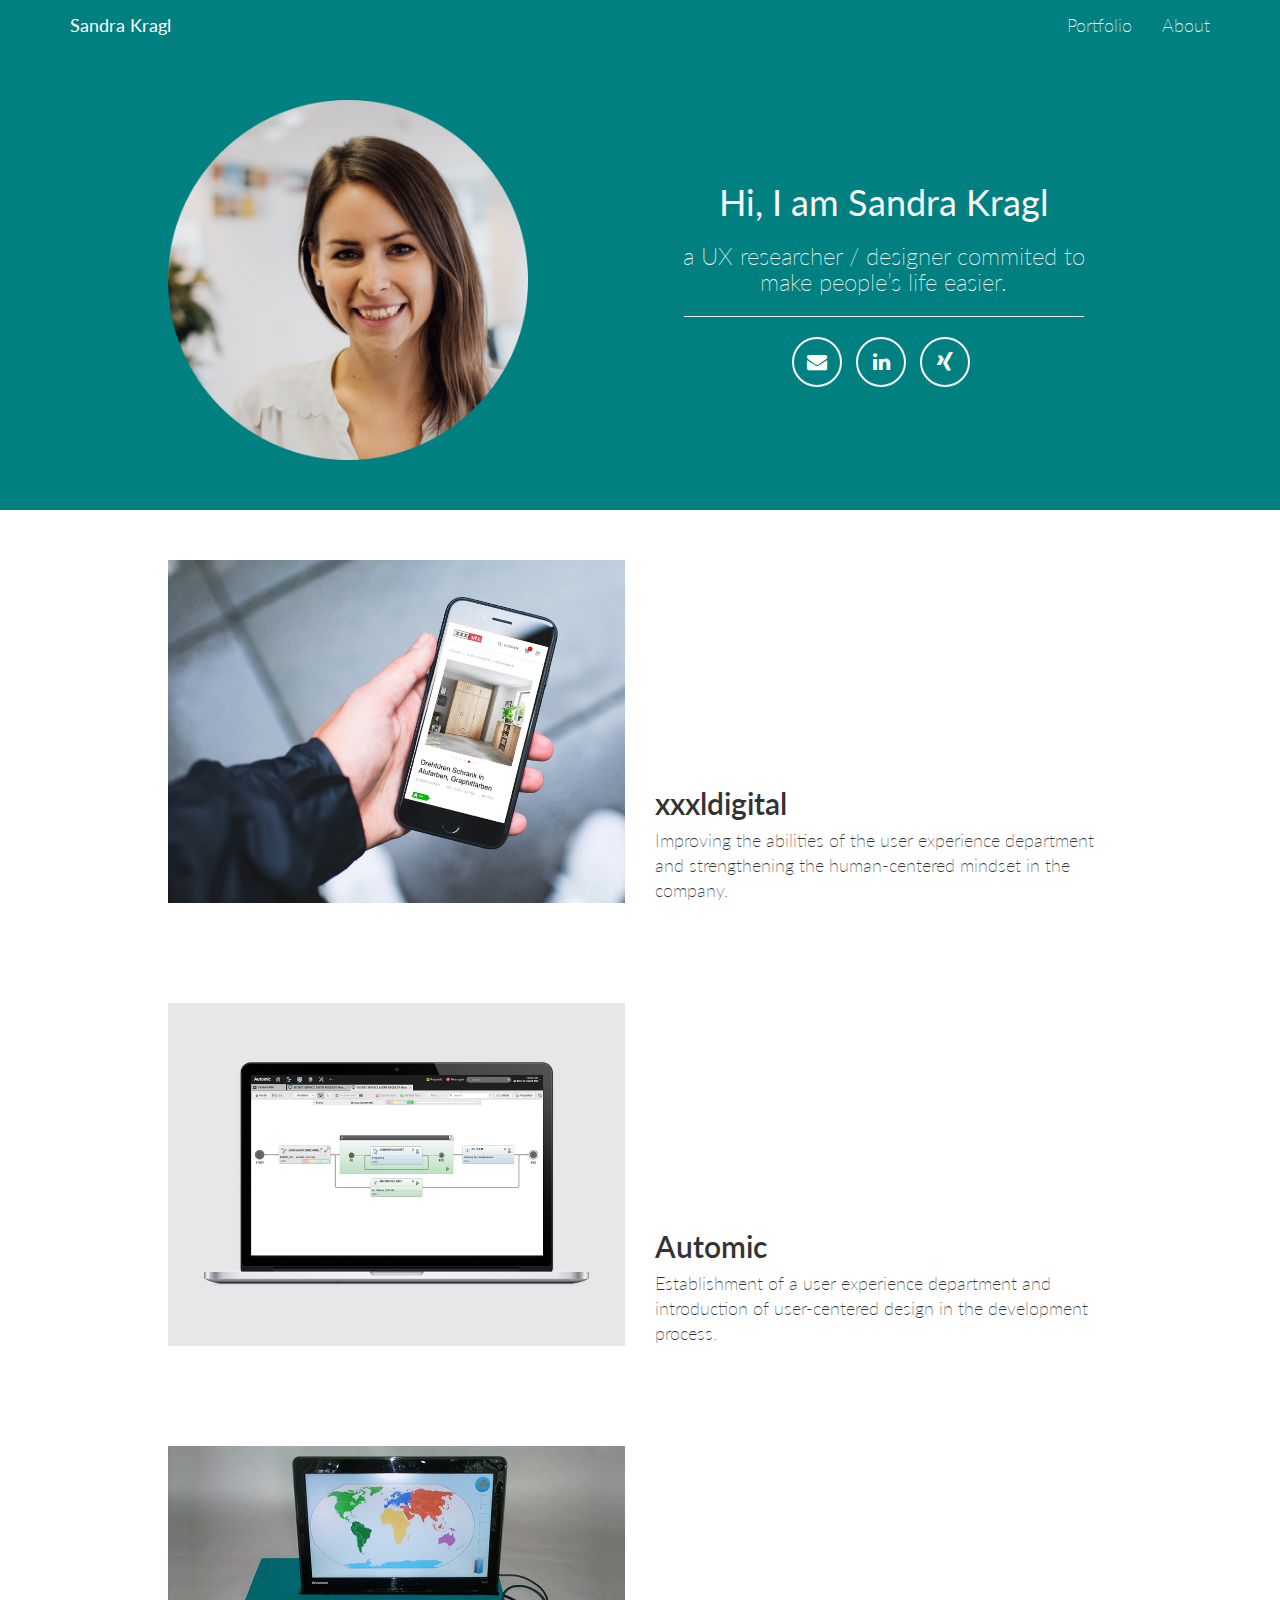
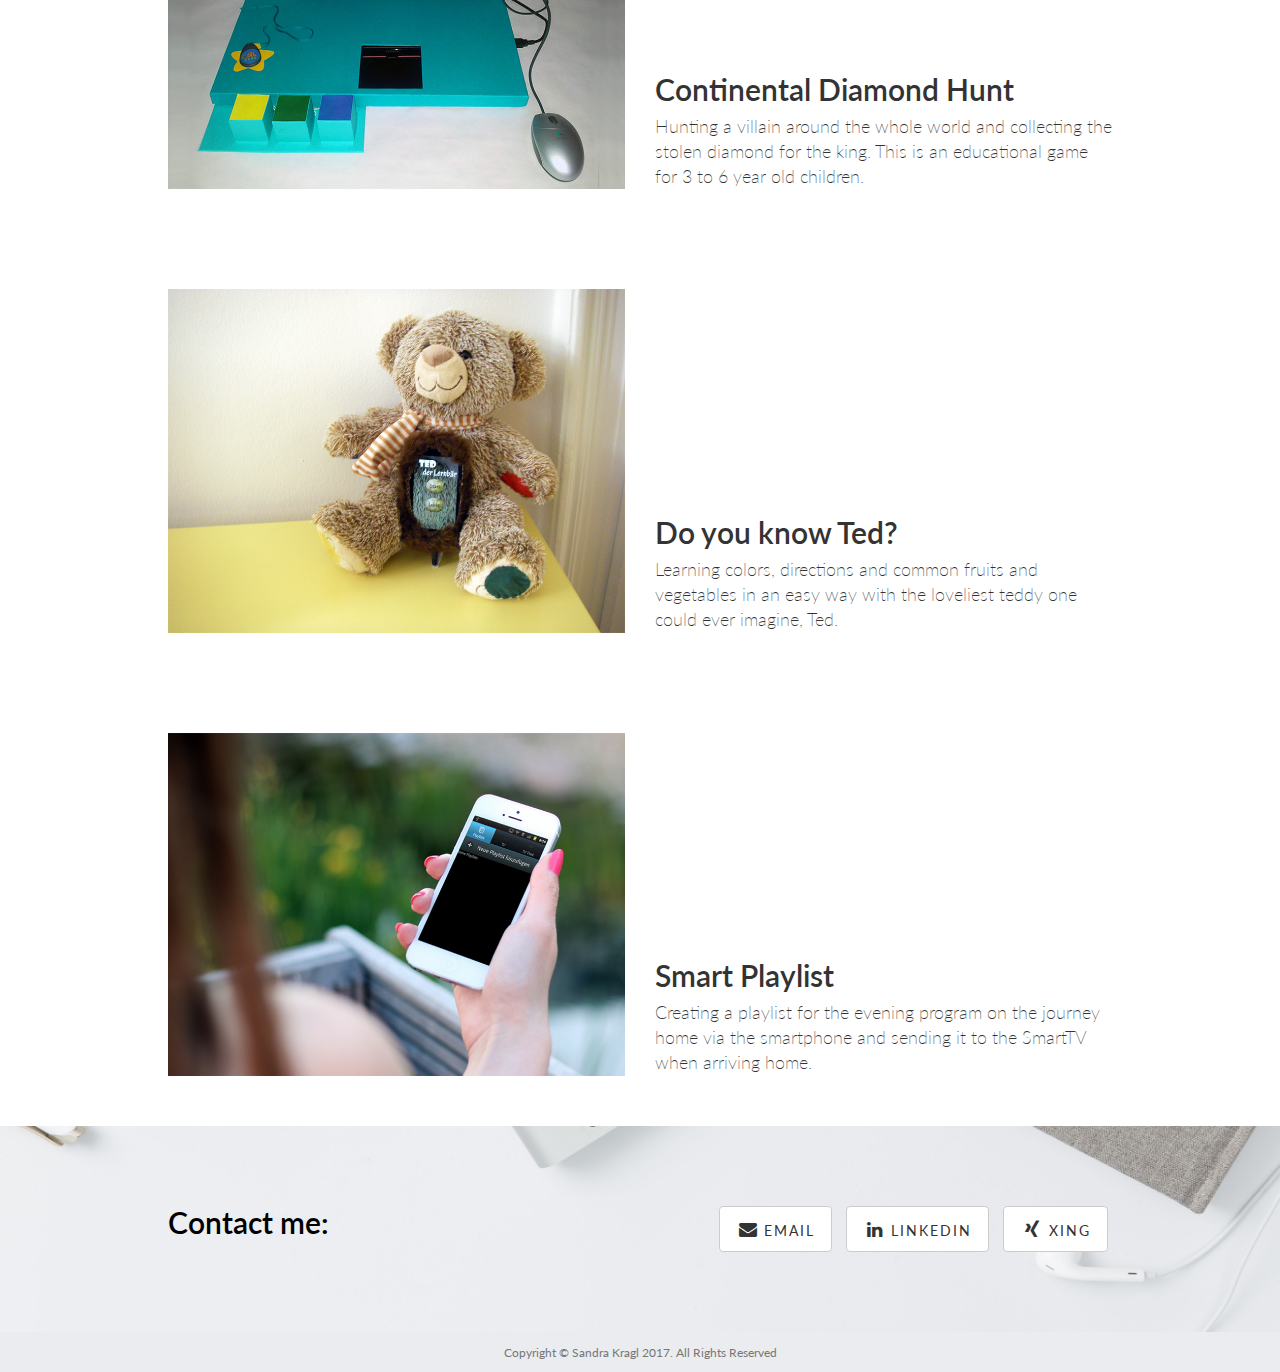
<file: index.html>
<!DOCTYPE html>
<html lang="en">

  <head>
	<meta name="generator" content="Hugo 0.60.1" />
    <meta charset="utf-8">
<meta http-equiv="X-UA-Compatible" content="IE=edge">
<meta name="viewport" content="width=device-width, initial-scale=1">
<meta name="description" content="">
<meta name="author" content="Sandra Kragl">

<title>Sandra Kragl</title>
<link rel="icon" type="image/png" href="/img/about/icon_32.png" sizes="32x32" />


 
<link rel="icon" type="image/x-icon" href="/img/about/favicon.ico" >
<link rel="shortcut icon" type="image/x-icon" href="/img/about/favicon.ico"/>


<link href="/css/bootstrap.min.css" rel="stylesheet">


<link href="/css/portfolio.css" rel="stylesheet">


<link href="/css/font-awesome.min.css" rel="stylesheet" type="text/css">
<link href="https://fonts.googleapis.com/css?family=Lato:300,400,700,300italic,400italic,700italic" rel="stylesheet" type="text/css">
<link href='https://fonts.googleapis.com/css?family=Source+Sans+Pro:300,400,600,700' rel='stylesheet' type='text/css'>



<!--[if lt IE 9]>
    <script src="https://oss.maxcdn.com/libs/html5shiv/3.7.0/html5shiv.js"></script>
    <script src="https://oss.maxcdn.com/libs/respond.js/1.4.2/respond.min.js"></script>
<![endif]-->

  </head>

  <body>
    <div id="wrap">
      <nav class="navbar navbar-inverse navbar-fixed-top topnav" role="navigation">
  <div class="container">
    
    <div class="navbar-header">
      <button type="button" class="navbar-toggle" data-toggle="collapse" data-target="#bs-example-navbar-collapse-1">
        <span class="sr-only">Toggle navigation</span>
        <span class="icon-bar"></span>
        <span class="icon-bar"></span>
        <span class="icon-bar"></span>
      </button>
      <a class="navbar-brand" href="/">Sandra Kragl</a>
    </div>
    
    <div class="collapse navbar-collapse" id="bs-example-navbar-collapse-1">
      <ul class="nav navbar-nav navbar-right">
        <li>
          <a href="/#portfolio" class="hidden-xs">Portfolio</a>
          <a href="/#portfolio" class="visible-xs" data-toggle="collapse" data-target=".navbar-collapse">Portfolio</a>
        </li>
        <li>
          <a href="/about">About</a>
        </li>
      </ul>
    </div>
  </div>
</nav>

<div class="nav-spacer"></div>

      
<!-- Header -->
<div class="intro-header">
  <div class="container">
    <div class="row">
      <div class="col-lg-offset-1 col-lg-4 col-sm-6 vcenter">
        <div>
          <img class="img-responsive intro-profile-image" src="/img/about/face.png" alt="">
        </div>
      </div><!-- 
      --><div class="col-lg-offset-1 col-lg-5 col-sm-6 vcenter">
        <div class="intro-message">
          <h1>Hi, I am Sandra Kragl</h1>
          <h3>a UX researcher / designer commited to make people’s life easier.</h3>
          <hr class="intro-divider">
          <ul class="list-inline intro-social-buttons">
            <li><a href="mailto:kragl.sandra@gmail.com" class="btn-social"><i class="fa fa-fw fa-envelope"></i></a></li>
            <li><a href="https://at.linkedin.com/in/sandra-kragl" target="_blank" class="btn-social"><i class="fa fa-fw fa-linkedin"></i></a></li>
            <li><a href="https://www.xing.com/profile/Sandra_DietingerKragl/cv" target="_blank" class="btn-social"><i class="fa fa-fw fa-xing"></i></a></li>
          </ul>
        </div>
      </div>
    </div>
  </div>
</div>

<!-- Portfolio -->
<a name="portfolio" class="anchor"></a>

<div class="content-section-b">
  <div class="container">
    <div class="row">
      <div class="col-lg-offset-1 col-lg-5 col-sm-6 vbottom">
          <div class="hovereffect">
              <div class="img-hovereffect">
                  <a href="/portfolio-xxxldigital"><img class="img-responsive transition" src="/img/xxxldigital/overview.jpg" alt=""></a>
              </div>
          </div>
      </div><!--
      --><div class="col-lg-5 col-sm-6 vbottom">
        <h2 class="section-heading"><a href="/portfolio-xxxldigital">xxxldigital</a></h2>
        <p class="lead">
          Improving the abilities of the user experience department and strengthening the human-centered mindset in the company.
        </p>
      </div>
    </div>
  </div>
</div>

<div class="content-section-b">
  <div class="container">
    <div class="row">
      <div class="col-lg-offset-1 col-lg-5 col-sm-6 vbottom">
          <div class="hovereffect">
              <div class="img-hovereffect">
                  <a href="/portfolio-automic"><img class="img-responsive transition" src="/img/automic/overview.jpg" alt=""></a>
              </div>
          </div>
      </div><!--
      --><div class="col-lg-5 col-sm-6 vbottom">
        <h2 class="section-heading"><a href="/portfolio-automic">Automic</a></h2>
        <p class="lead">
          Establishment of a user experience department and introduction of user-centered design in the development process. 
        </p>
      </div>
    </div>
  </div>
</div>

<div class="content-section-b">
    <div class="container">
      <div class="row">
        <div class="col-lg-offset-1 col-lg-5 col-sm-6 vbottom">
            <div class="hovereffect">
                <div class="img-hovereffect">
                    <a href="/portfolio-continents"><img class="img-responsive transition" src="/img/continent/overview.jpg" alt=""></a>
                </div>
            </div>
        </div><!--
        --><div class="col-lg-5 col-sm-6 vbottom">
          <h2 class="section-heading"><a href="/portfolio-continents">Continental Diamond Hunt</a></h2>
          <p class="lead">
              Hunting a villain around the whole world and collecting the stolen diamond for the king. This is an educational game for 3 to 6 year old children.
          </p>
       </div>
     </div>
   </div>
</div>

<div class="content-section-b">
    <div class="container">
      <div class="row">
        <div class="col-lg-offset-1 col-lg-5 col-sm-6 vbottom">
            <div class="hovereffect">
                <div class="img-hovereffect">
                    <a href="/portfolio-ted"><img class="img-responsive transition" src="/img/ted/overview.jpg" alt=""></a>
                  </div>
            </div>
        </div><!--
        --><div class="col-lg-5 col-sm-6 vbottom">
          <h2 class="section-heading"><a href="/portfolio-ted">Do you know Ted?</a></h2>
          <p class="lead">
            Learning colors, directions and common fruits and vegetables in an easy way with the loveliest teddy one could ever imagine, Ted.
          </p>
        </div>
      </div>
   </div>
</div>

<div class="content-section-b">
    <div class="container">
      <div class="row">
        <div class="col-lg-offset-1 col-lg-5 col-sm-6 vbottom">
            <div class="hovereffect">
                <div class="img-hovereffect">
                    <a href="/portfolio-smart-tv"><img class="img-responsive transition" src="/img/smartPlaylist/overview.jpg" alt=""></a>
                </div>
            </div>
        </div><!--
        --><div class="col-lg-5 col-sm-6 vbottom">
          <h2 class="section-heading"><a href="/portfolio-smart-tv">Smart Playlist</a></h2>
          <p class="lead">
            Creating a playlist for the evening program on the journey home via the smartphone and sending it to the SmartTV when arriving home.
          </p>
       </div>
     </div>
   </div>
</div>

<!-- Contact -->
<a name="contact" class="anchor"></a>
<div class="banner">
  <div class="container">
    <div class="row">
      <div class="col-lg-offset-1 col-lg-5">
        <h2>Contact me:</h2>
      </div>
      <div class="col-lg-5">
        <ul class="list-inline banner-social-buttons">
          <li><a href="mailto:kragl.sandra@gmail.com" class="btn btn-default btn-lg button-border-radius"><i class="fa fa-fw fa-envelope"></i> <span class="network-name">Email</span></a></li>
          <li><a href="https://at.linkedin.com/in/sandra-kragl" target="_blank" class="btn btn-default btn-lg button-border-radius"><i class="fa fa-fw fa-linkedin"></i> <span class="network-name">Linkedin</span></a></li>
          <li><a href="https://www.xing.com/profile/Sandra_DietingerKragl/cv" target="_blank" class="btn btn-default btn-lg button-border-radius"><i class="fa fa-fw fa-xing"></i> <span class="network-name">Xing</span></a></li>
        </ul>
      </div>
    </div>
  </div>
</div>

    </div>
    <footer>
  <div class="container">
    <div class="row">
      <div class="col-lg-12">
        <span class="copyright text-muted small">Copyright &copy; Sandra Kragl 2017. All Rights Reserved</span>
      </div>
    </div>
  </div>
</footer>

<script src="/js/jquery.js"></script>
<script src="/js/bootstrap.min.js"></script>

<script type="application/javascript">
var doNotTrack = false;
if (!doNotTrack) {
	(function(i,s,o,g,r,a,m){i['GoogleAnalyticsObject']=r;i[r]=i[r]||function(){
	(i[r].q=i[r].q||[]).push(arguments)},i[r].l=1*new Date();a=s.createElement(o),
	m=s.getElementsByTagName(o)[0];a.async=1;a.src=g;m.parentNode.insertBefore(a,m)
	})(window,document,'script','https://www.google-analytics.com/analytics.js','ga');
	ga('create', 'UA-91098650-1', 'auto');
	
	ga('send', 'pageview');
}
</script>


  </body>

</html>
</file>
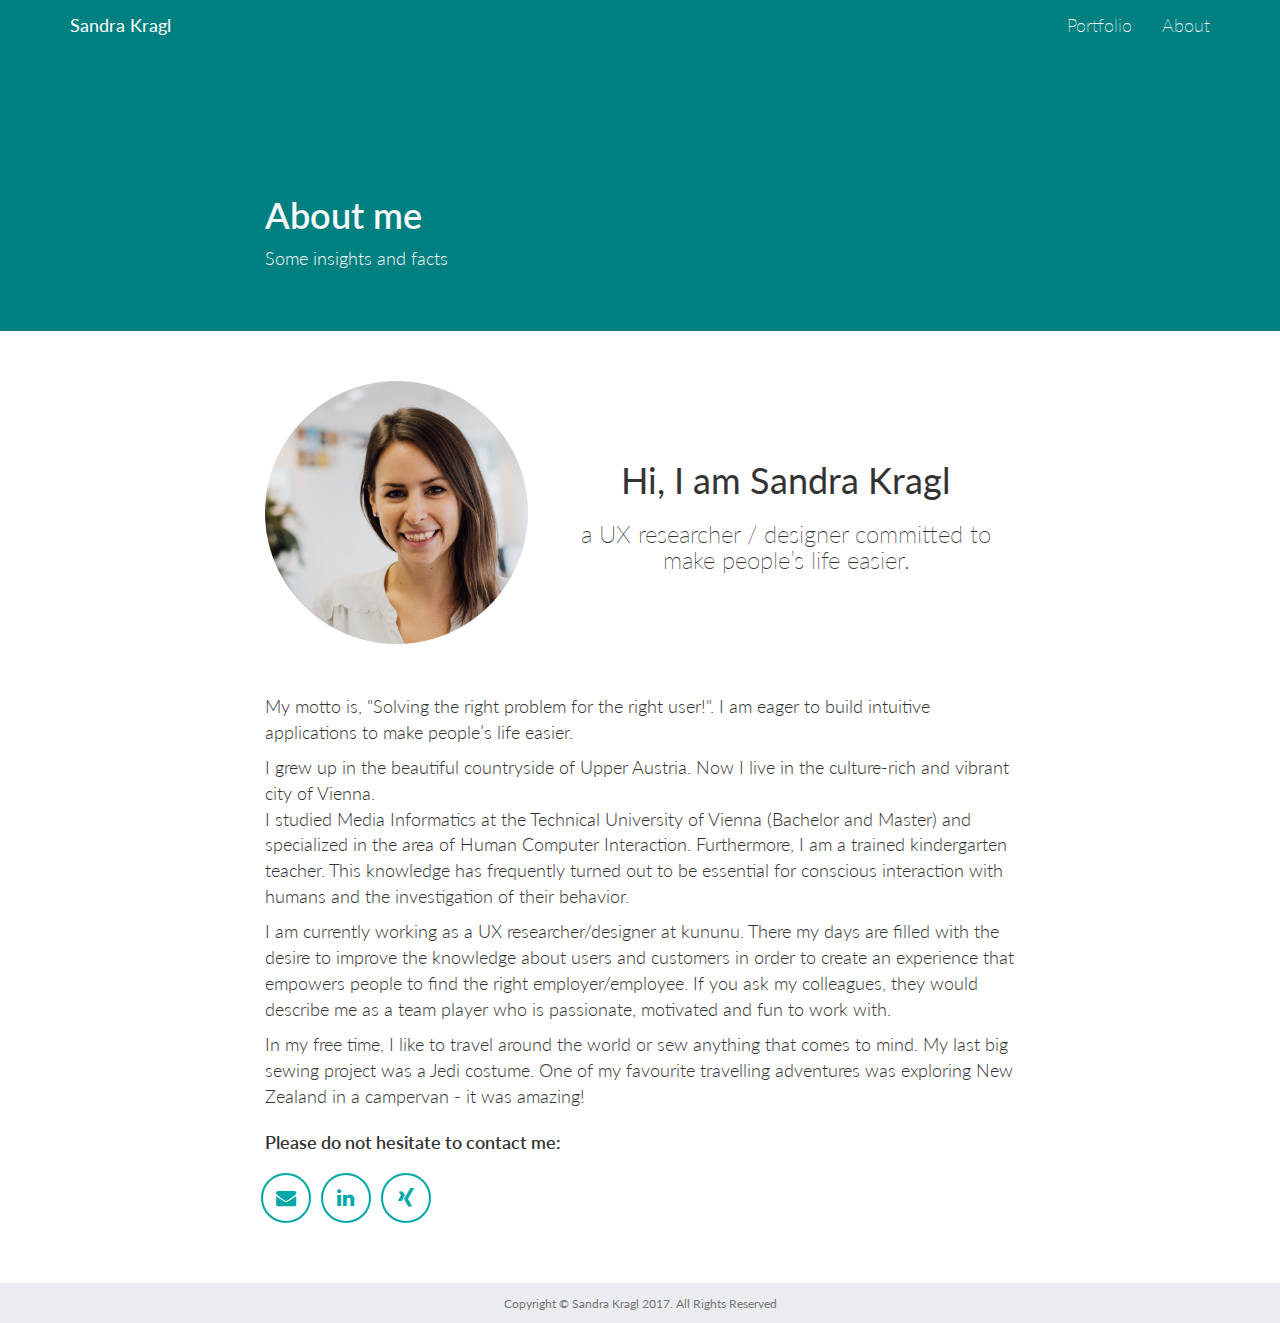
<file: about/index.html>
<!DOCTYPE html>
<html lang="en">

  <head>
    <meta charset="utf-8">
<meta http-equiv="X-UA-Compatible" content="IE=edge">
<meta name="viewport" content="width=device-width, initial-scale=1">
<meta name="description" content="">
<meta name="author" content="Sandra Kragl">

<title>About - Sandra Kragl</title>
<link rel="icon" type="image/png" href="/img/about/icon_32.png" sizes="32x32" />


 
<link rel="icon" type="image/x-icon" href="/img/about/favicon.ico" >
<link rel="shortcut icon" type="image/x-icon" href="/img/about/favicon.ico"/>


<link href="/css/bootstrap.min.css" rel="stylesheet">


<link href="/css/portfolio.css" rel="stylesheet">


<link href="/css/font-awesome.min.css" rel="stylesheet" type="text/css">
<link href="https://fonts.googleapis.com/css?family=Lato:300,400,700,300italic,400italic,700italic" rel="stylesheet" type="text/css">
<link href='https://fonts.googleapis.com/css?family=Source+Sans+Pro:300,400,600,700' rel='stylesheet' type='text/css'>



<!--[if lt IE 9]>
    <script src="https://oss.maxcdn.com/libs/html5shiv/3.7.0/html5shiv.js"></script>
    <script src="https://oss.maxcdn.com/libs/respond.js/1.4.2/respond.min.js"></script>
<![endif]-->

  </head>

  <body>
    <div id="wrap">
      <nav class="navbar navbar-inverse navbar-fixed-top topnav" role="navigation">
  <div class="container">
    
    <div class="navbar-header">
      <button type="button" class="navbar-toggle" data-toggle="collapse" data-target="#bs-example-navbar-collapse-1">
        <span class="sr-only">Toggle navigation</span>
        <span class="icon-bar"></span>
        <span class="icon-bar"></span>
        <span class="icon-bar"></span>
      </button>
      <a class="navbar-brand" href="/">Sandra Kragl</a>
    </div>
    
    <div class="collapse navbar-collapse" id="bs-example-navbar-collapse-1">
      <ul class="nav navbar-nav navbar-right">
        <li>
          <a href="/#portfolio" class="hidden-xs">Portfolio</a>
          <a href="/#portfolio" class="visible-xs" data-toggle="collapse" data-target=".navbar-collapse">Portfolio</a>
        </li>
        <li>
          <a href="/about">About</a>
        </li>
      </ul>
    </div>
  </div>
</nav>

<div class="nav-spacer"></div>

      
<div class="intro-header">
    <div class="container">
        <div class="row">
          <div class="col-md-8 col-md-offset-2">
              <h1 class="portfolio-title" style="margin-top: 96px;">About me</h1>
              <p class="portfolio-text">Some insights and facts</p>
          </div>
        </div>
    </div>
</div>


  <div class="container portfolio-container">
    <div class="row">
      <div class="col-lg-offset-2 col-lg-3 col-sm-6 vcenter">
        <div>
          <img class="img-responsive intro-profile-image" src="/img/about/face.png" alt="">
        </div>
      </div><!-- 
      --><div class="col-lg-5 col-sm-6 vcenter">
        <div class="intro-message">
          <h1>Hi, I am Sandra Kragl</h1>
          <h3>a UX researcher / designer committed to make people’s life easier.</h3>
        </div>
      </div>
    </div>
  </div>


<div class="container portfolio-container">
  <div class="row">
    <div class="col-md-8 col-md-offset-2">
      <p class="portfolio-text">
        My motto is, "Solving the right problem for the right user!". I am eager to build intuitive applications to make people’s life easier. 
      </p>
      <p class="portfolio-text">
        I grew up in the beautiful countryside of Upper Austria. Now I live in the culture-rich and vibrant city of Vienna.<br>
        I studied Media Informatics at the Technical University of Vienna (Bachelor and Master) and specialized in the area of Human Computer Interaction. Furthermore, I am a trained kindergarten teacher. This knowledge has frequently turned out to be essential for conscious interaction with humans and the investigation of their behavior.
      </p>
      <p class="portfolio-text">
        I am currently working as a UX researcher/designer at kununu. There my days are filled with the desire to improve the knowledge about users and customers in order to create an experience that empowers people to find the right employer/employee. If you ask my colleagues, they would describe me as a team player who is passionate, motivated and fun to work with. 
      </p>
      <p class="portfolio-text">
        In my free time, I like to travel around the world or sew anything that comes to mind. My last big sewing project was a Jedi costume. One of my favourite travelling adventures was exploring New Zealand in a campervan - it was amazing!
      </p>


      <h4 style="margin-top:24px;">Please do not hesitate to contact me:</h4>
      <ul class="list-inline intro-social-buttons">
        <li><a href="mailto:kragl.sandra@gmail.com" class="btn-social-dark"><i class="fa fa-fw fa-envelope"></i></a></li>
        <li><a href="https://at.linkedin.com/in/sandra-kragl" target="_blank" class="btn-social-dark"><i class="fa fa-fw fa-linkedin"></i></a></li>
        <li><a href="https://www.xing.com/profile/Sandra_DietingerKragl/cv" target="_blank" class="btn-social-dark"><i class="fa fa-fw fa-xing"></i></a></li>
      </ul>
    </div>

  </div>
</div>

    </div>
    <footer>
  <div class="container">
    <div class="row">
      <div class="col-lg-12">
        <span class="copyright text-muted small">Copyright &copy; Sandra Kragl 2017. All Rights Reserved</span>
      </div>
    </div>
  </div>
</footer>

<script src="/js/jquery.js"></script>
<script src="/js/bootstrap.min.js"></script>

<script type="application/javascript">
var doNotTrack = false;
if (!doNotTrack) {
	(function(i,s,o,g,r,a,m){i['GoogleAnalyticsObject']=r;i[r]=i[r]||function(){
	(i[r].q=i[r].q||[]).push(arguments)},i[r].l=1*new Date();a=s.createElement(o),
	m=s.getElementsByTagName(o)[0];a.async=1;a.src=g;m.parentNode.insertBefore(a,m)
	})(window,document,'script','https://www.google-analytics.com/analytics.js','ga');
	ga('create', 'UA-91098650-1', 'auto');
	
	ga('send', 'pageview');
}
</script>


  </body>

</html>
</file>
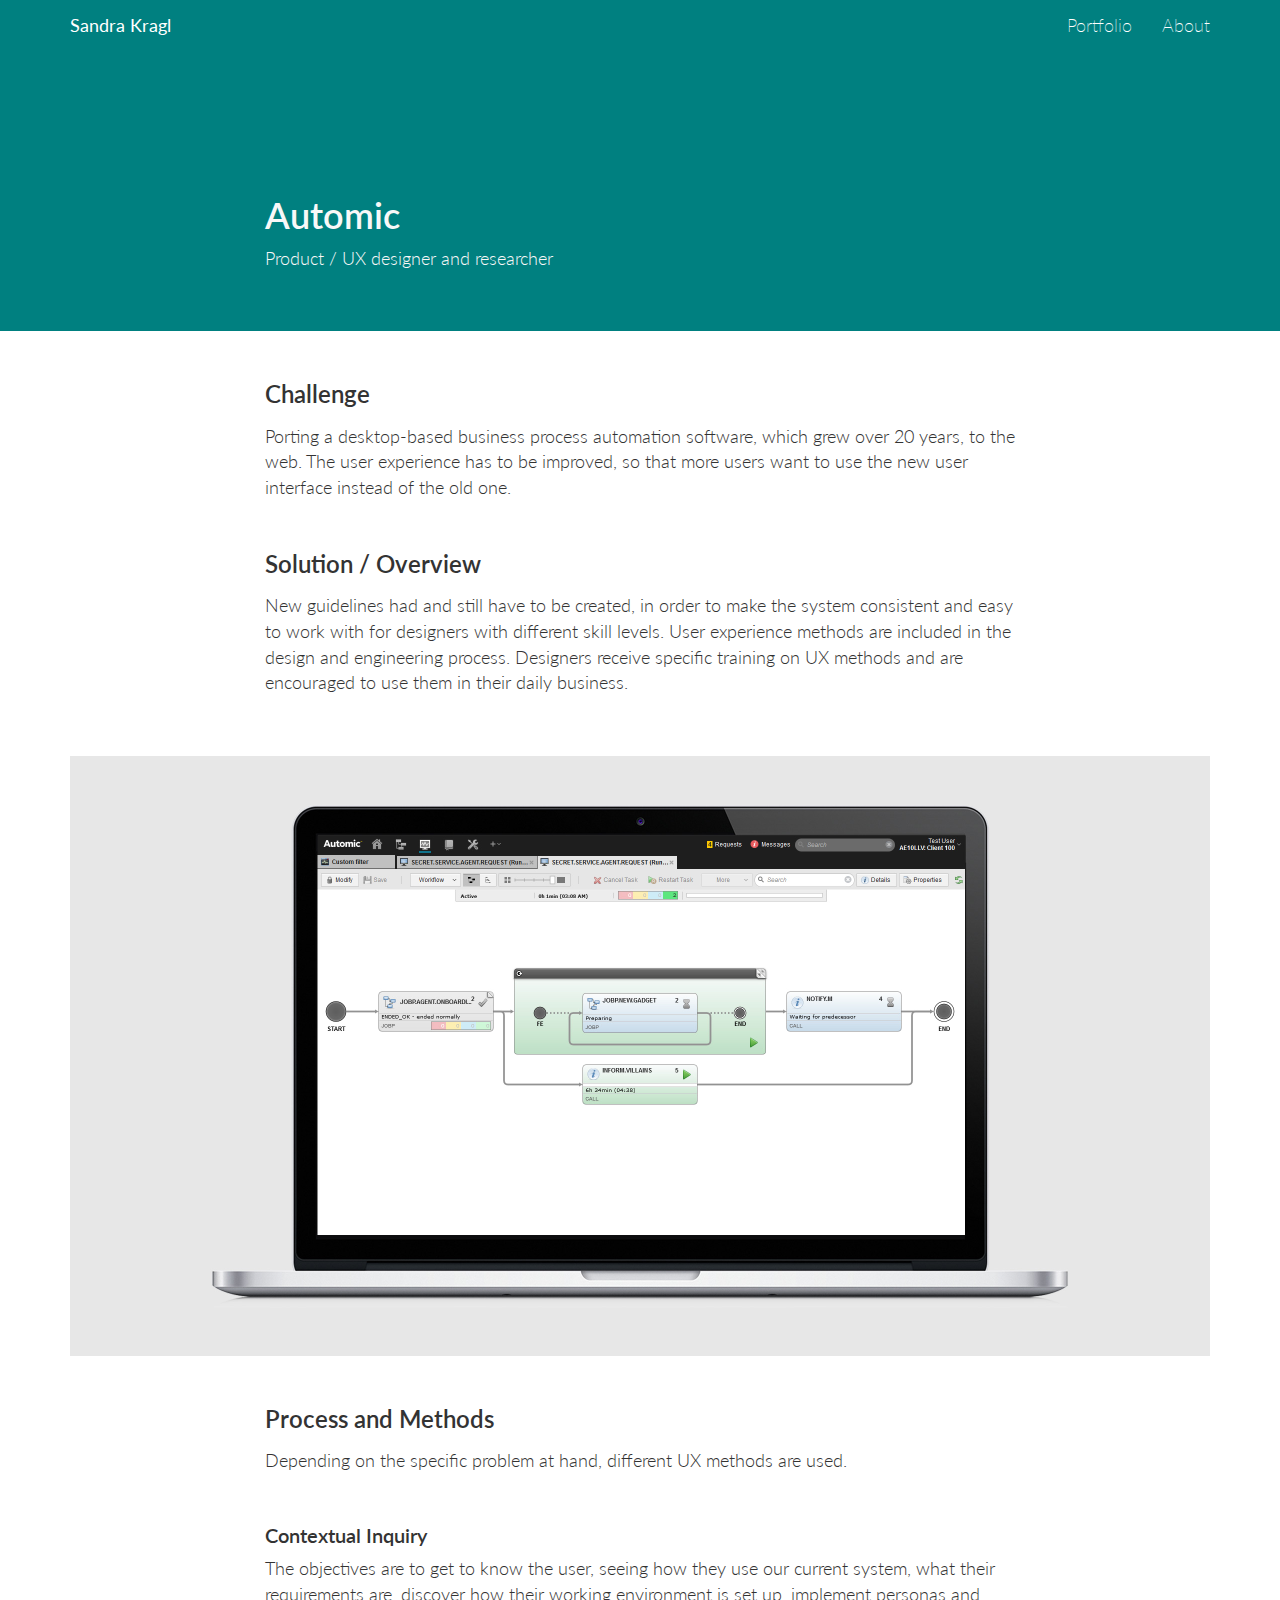
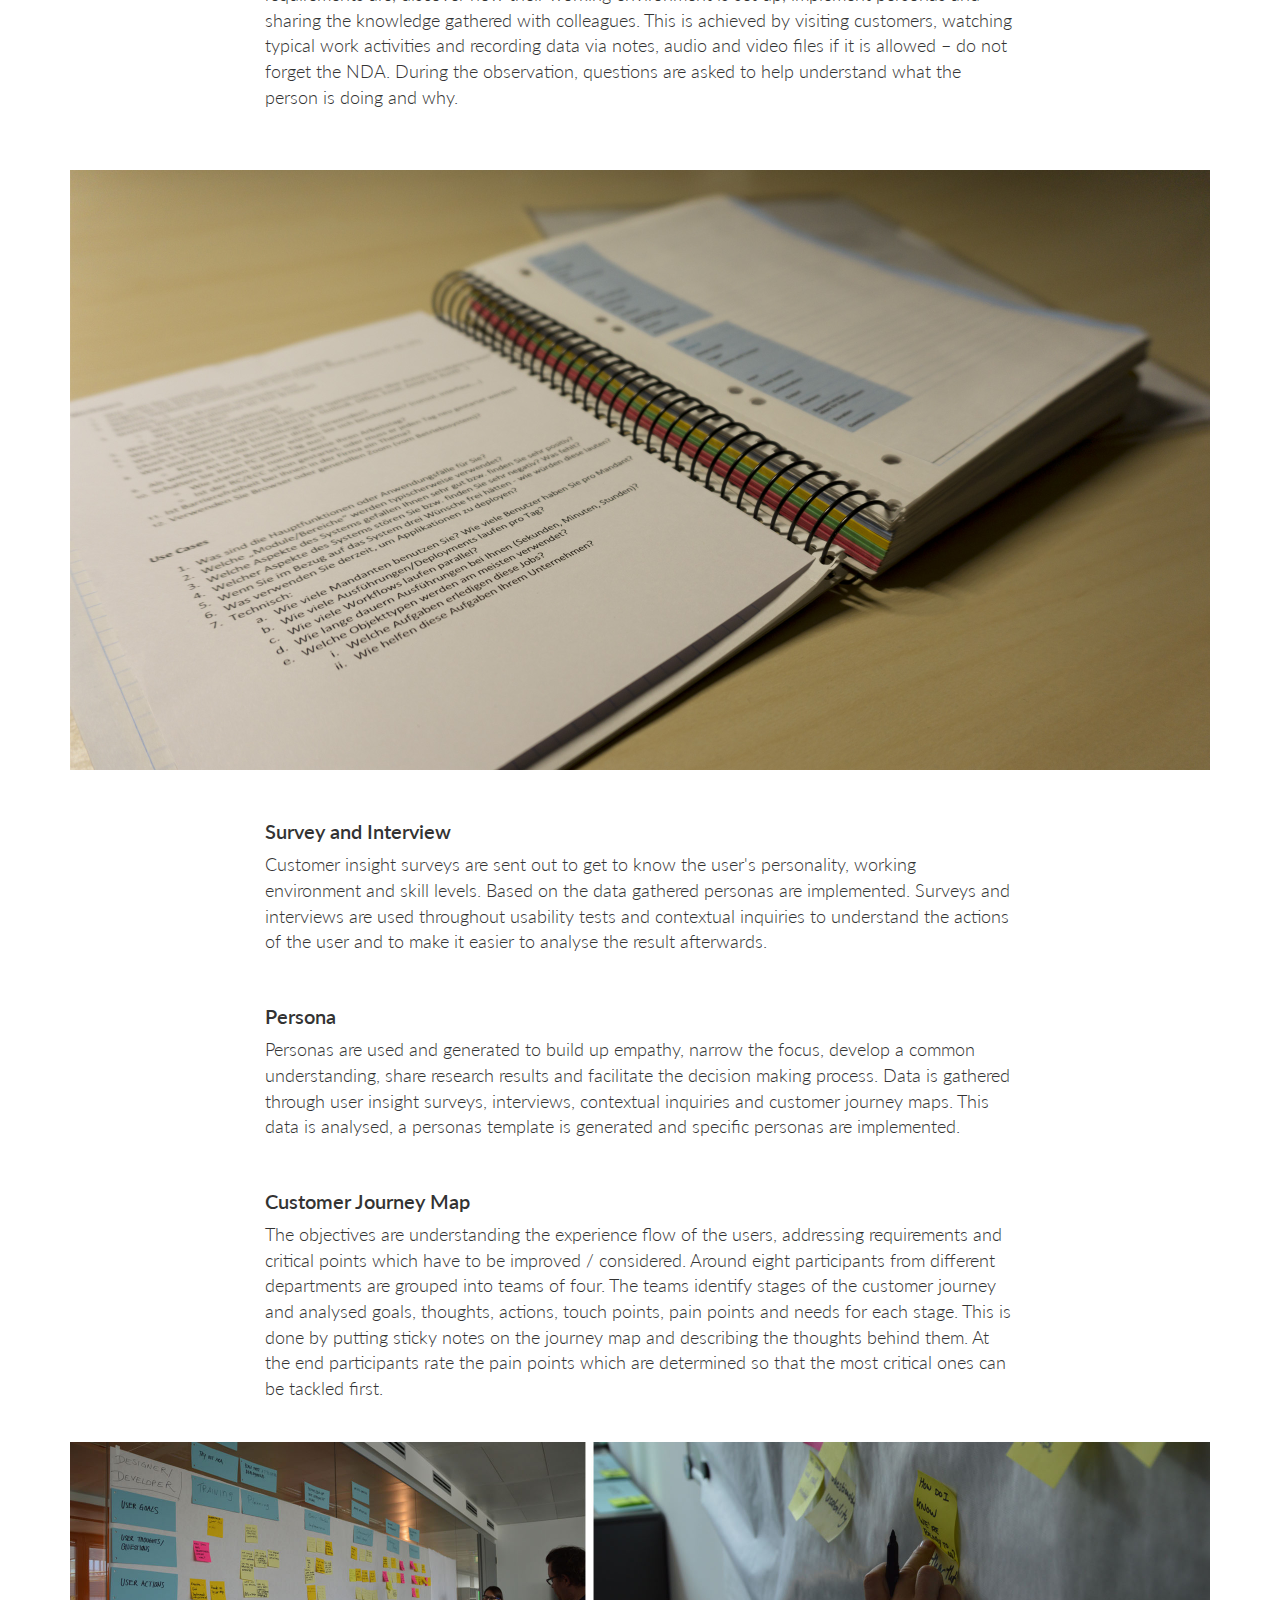
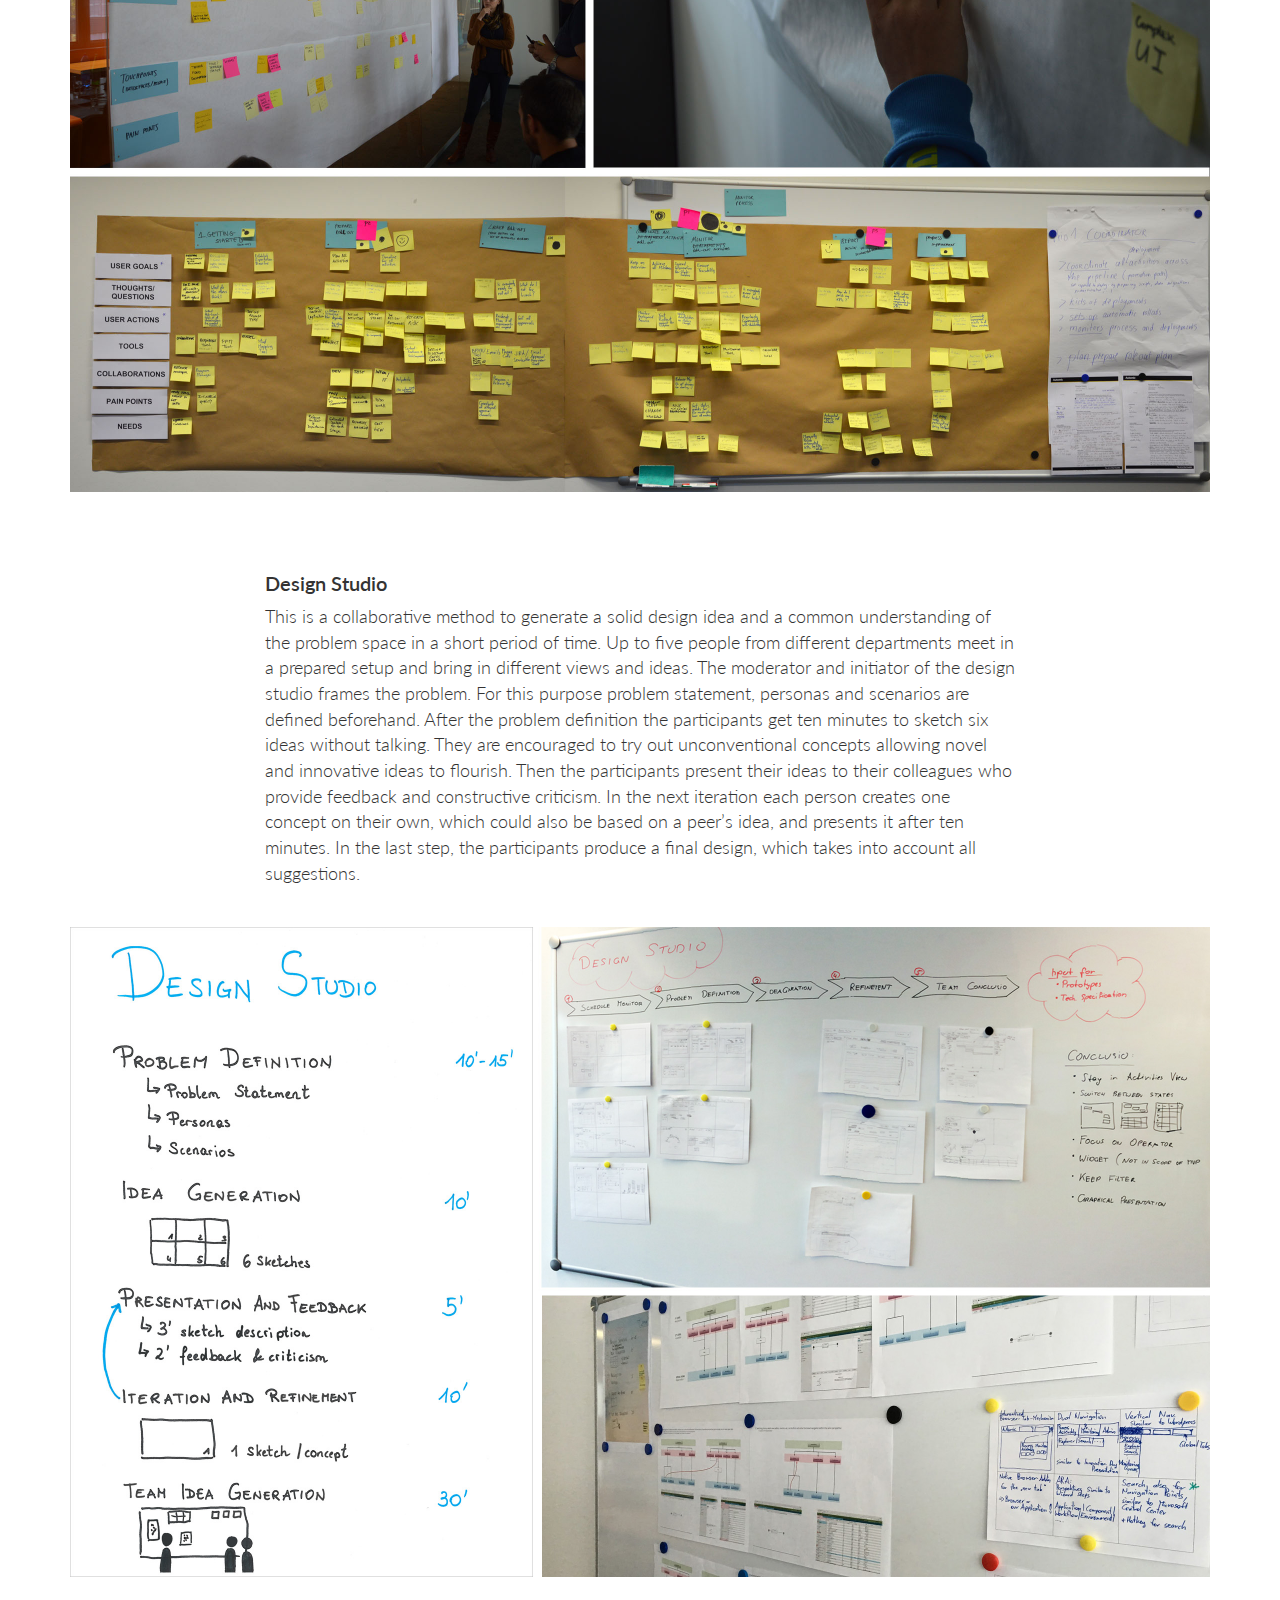
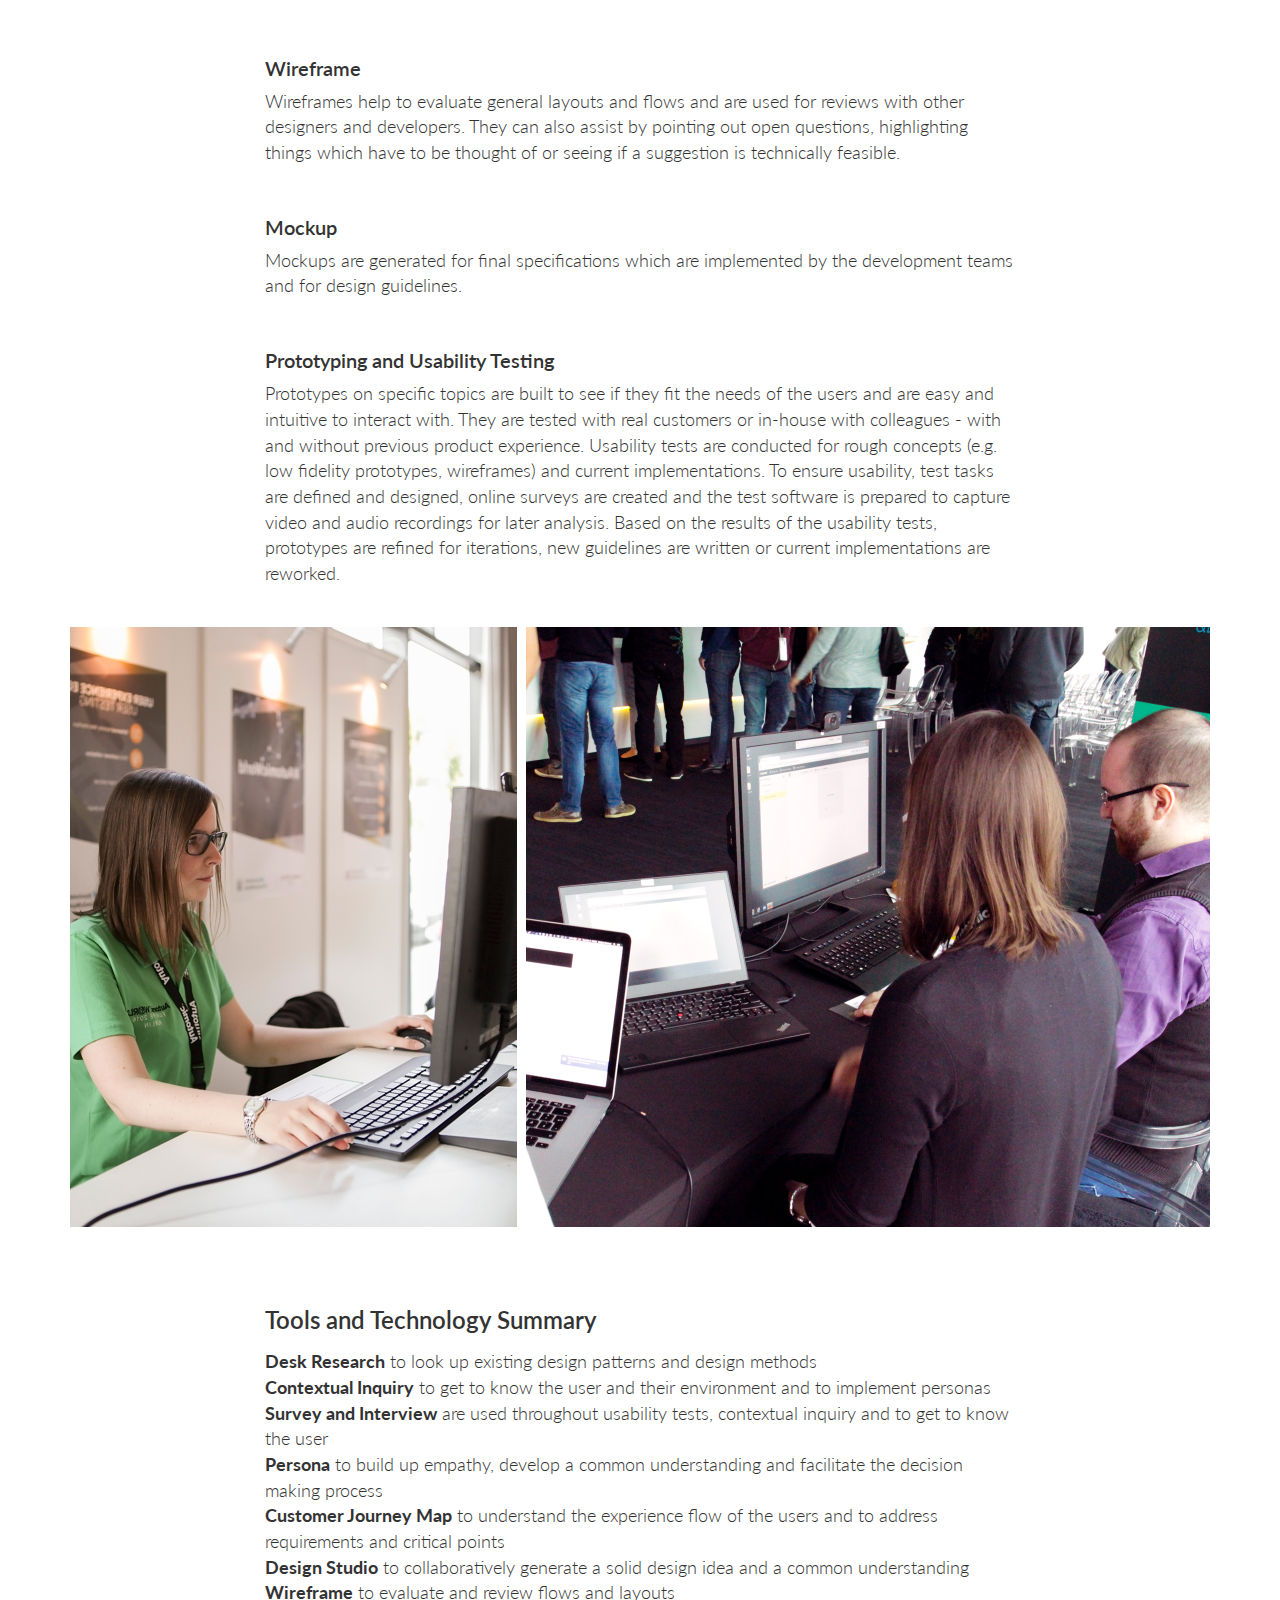
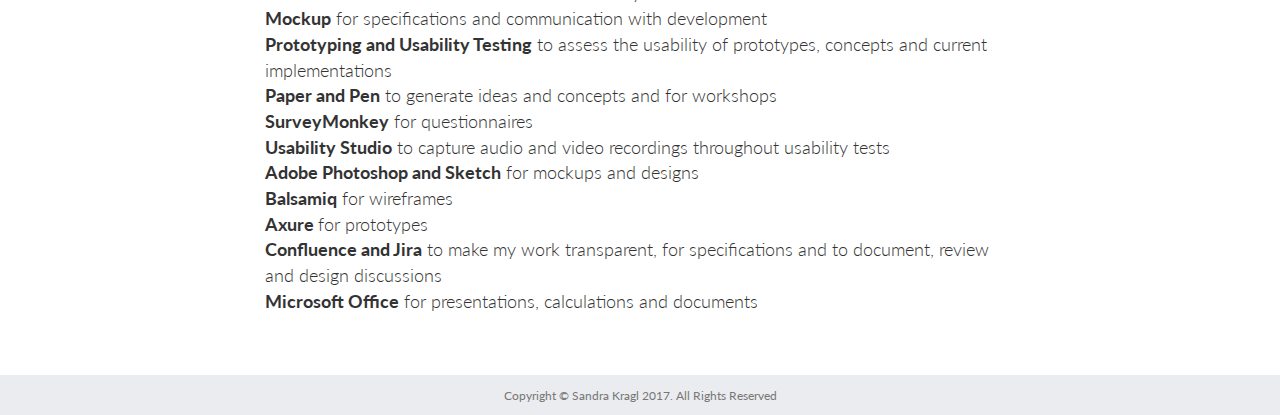
<file: portfolio-automic/index.html>
<!DOCTYPE html>
<html lang="en">

  <head>
    <meta charset="utf-8">
<meta http-equiv="X-UA-Compatible" content="IE=edge">
<meta name="viewport" content="width=device-width, initial-scale=1">
<meta name="description" content="">
<meta name="author" content="Sandra Kragl">

<title>Automic - Sandra Kragl</title>
<link rel="icon" type="image/png" href="/img/about/icon_32.png" sizes="32x32" />


 
<link rel="icon" type="image/x-icon" href="/img/about/favicon.ico" >
<link rel="shortcut icon" type="image/x-icon" href="/img/about/favicon.ico"/>


<link href="/css/bootstrap.min.css" rel="stylesheet">


<link href="/css/portfolio.css" rel="stylesheet">


<link href="/css/font-awesome.min.css" rel="stylesheet" type="text/css">
<link href="https://fonts.googleapis.com/css?family=Lato:300,400,700,300italic,400italic,700italic" rel="stylesheet" type="text/css">
<link href='https://fonts.googleapis.com/css?family=Source+Sans+Pro:300,400,600,700' rel='stylesheet' type='text/css'>



<!--[if lt IE 9]>
    <script src="https://oss.maxcdn.com/libs/html5shiv/3.7.0/html5shiv.js"></script>
    <script src="https://oss.maxcdn.com/libs/respond.js/1.4.2/respond.min.js"></script>
<![endif]-->

  </head>

  <body>
    <div id="wrap">
      <nav class="navbar navbar-inverse navbar-fixed-top topnav" role="navigation">
  <div class="container">
    
    <div class="navbar-header">
      <button type="button" class="navbar-toggle" data-toggle="collapse" data-target="#bs-example-navbar-collapse-1">
        <span class="sr-only">Toggle navigation</span>
        <span class="icon-bar"></span>
        <span class="icon-bar"></span>
        <span class="icon-bar"></span>
      </button>
      <a class="navbar-brand" href="/">Sandra Kragl</a>
    </div>
    
    <div class="collapse navbar-collapse" id="bs-example-navbar-collapse-1">
      <ul class="nav navbar-nav navbar-right">
        <li>
          <a href="/#portfolio" class="hidden-xs">Portfolio</a>
          <a href="/#portfolio" class="visible-xs" data-toggle="collapse" data-target=".navbar-collapse">Portfolio</a>
        </li>
        <li>
          <a href="/about">About</a>
        </li>
      </ul>
    </div>
  </div>
</nav>

<div class="nav-spacer"></div>

      
<div class="intro-header">
    <div class="container">
        <div class="row">
          <div class="col-md-8 col-md-offset-2">
              <h1 class="portfolio-title" style="margin-top: 96px;">Automic</h1>
              <p class="portfolio-text">Product / UX designer and researcher</p>
          </div>
        </div>
    </div>
</div>

<div class="container portfolio-container" style="margin-top: 0px;">
  <div class="row">
    <div class="col-md-8 col-md-offset-2">
      <h2 class="portfolio-section">Challenge</h2>
      <p class="portfolio-text">
        Porting a desktop-based business process automation software, which grew over 20 years, to the web. The user experience has to be improved, so that more users want to use the new user interface instead of the old one. 
      </p>
      
      <h2 class="portfolio-section">Solution / Overview</h2>
      <p class="portfolio-text">
        New guidelines had and still have to be created, in order to make the system consistent and easy to work with for designers with different skill levels. User experience methods are included in the design and engineering process. Designers receive specific training on UX methods and are encouraged to use them in their daily business. 
      </p>
    </div>

    <div class="col-lg-12 portfolio-image-margin">
      <img class="img-responsive" src="/img/automic/solution.jpg" alt="">
    </div>
    
    <div class="col-md-8 col-md-offset-2">
      <h2 class="portfolio-section">Process and Methods</h2>
      <p class="portfolio-text">
        Depending on the specific problem at hand, different UX methods are used. 
      </p>
      <h3 class="portfolio-subsection">Contextual Inquiry</h3>
      <p class="portfolio-process-text">
        The objectives are to get to know the user, seeing how they use our current system, what their requirements are, discover how their working environment is set up, implement personas and sharing the knowledge gathered with colleagues.
        This is achieved by visiting customers, watching typical work activities and recording data via notes, audio and video files if it is allowed – do not forget the NDA.
        During the observation, questions are asked to help understand what the person is doing and why.
      </p>
    </div>

    <div class="col-lg-12 portfolio-image-margin">
      <img class="img-responsive" src="/img/automic/contextualInquiry.jpg" alt="">
    </div>

    <div class="col-md-8 col-md-offset-2">
      <h3 class="portfolio-subsection">Survey and Interview</h3>
      <p class="portfolio-process-text">
        Customer insight surveys are sent out to get to know the user's personality, working environment and skill levels. Based on the  data gathered personas are implemented. Surveys and interviews are used throughout usability tests and contextual inquiries to understand the actions of the user and to make it easier to analyse the result afterwards.
      </p>

      <h3 class="portfolio-subsection">Persona</h3>
      <p class="portfolio-process-text">
        Personas are used and generated to build up empathy, narrow the focus, develop a common understanding, share research results and facilitate the decision making process.
        Data is gathered through user insight surveys, interviews, contextual inquiries and customer journey maps. This data is analysed, a personas template is generated and specific personas are implemented.
      </p>

      <h3 class="portfolio-subsection">Customer Journey Map</h3>
      <p class="portfolio-process-text">
        The objectives are understanding the experience flow of the users, addressing requirements and critical points which have to be improved / considered.
        Around eight participants from different departments are grouped into teams of four. The teams identify stages of the customer journey and analysed goals, thoughts, actions, touch points, pain points and needs for each stage. This is done by putting sticky notes on the journey map and describing the thoughts behind them. At the end participants rate the pain points which are determined so that the most critical ones can be tackled first. 
      </p>
    </div>

    <div class="col-lg-12 portfolio-process-image-margin">
      <img class="img-responsive" src="/img/automic/journeyMap.jpg" alt="">
    </div>

    <div class="col-md-8 col-md-offset-2">
      <h3 class="portfolio-subsection">Design Studio</h3>
      <p class="portfolio-process-text">
        This is a collaborative method to generate a solid design idea and a common understanding of the problem space in a short period of time. Up to five people from different departments meet in a prepared setup and bring in different views and ideas. 
        The moderator and initiator of the design studio frames the problem. For this purpose problem statement, personas and scenarios are defined beforehand. 
        After the problem definition the participants get ten minutes to sketch six ideas without talking. They are encouraged to try out unconventional concepts allowing novel and innovative ideas to flourish.
        Then the participants present their ideas to their colleagues who provide feedback and constructive criticism.
        In the next iteration each person creates one concept on their own, which could also be based on a peer’s idea, and presents it after ten minutes. 
        In the last step, the participants produce a final design, which takes into account all suggestions.
      </p>
    </div>

    <div class="col-lg-12 portfolio-process-image-margin">
      <img class="img-responsive" src="/img/automic/designStudio.jpg" alt="">
    </div>

    <div class="col-md-8 col-md-offset-2">
      <h3 class="portfolio-subsection">Wireframe</h3>
      <p class="portfolio-process-text">
        Wireframes help to evaluate general layouts and flows and are used for reviews with other designers and developers. They can also assist by pointing out open questions, highlighting things which have to be thought of or seeing if a suggestion is technically feasible.
      </p>

      <h3 class="portfolio-subsection">Mockup</h3>
      <p class="portfolio-process-text">
        Mockups are generated for final specifications which are implemented by the development teams and for design guidelines. 
      </p>

      <h3 class="portfolio-subsection">Prototyping and Usability Testing</h3>
      <p class="portfolio-process-text">
        Prototypes on specific topics are built to see if they fit the needs of the users and are easy and intuitive to interact with.
        They are tested with real customers or in-house with colleagues - with and without previous product experience. 
        Usability tests are conducted for rough concepts (e.g. low fidelity prototypes, wireframes) and current implementations. 
        To ensure usability, test tasks are defined and designed, online surveys are created and the test software is prepared to capture video and audio recordings for later analysis. 
        Based on the results of the usability tests, prototypes are refined for iterations, new guidelines are written or current implementations are reworked.
      </p>
    </div>

    <div class="col-lg-12 portfolio-process-image-margin">
      <img class="img-responsive" src="/img/automic/usabilityTests.jpg" alt="">
    </div>

    <div class="col-md-8 col-md-offset-2">
      <h2 class="portfolio-section">Tools and Technology Summary</h2>
      <ul class="portfolio-ul portfolio-text">
        <li><b>Desk Research</b> to look up existing design patterns and design methods</li>
        <li><b>Contextual Inquiry</b> to get to know the user and their environment and to implement personas</li>
        <li><b>Survey and Interview</b> are used throughout usability tests, contextual inquiry and to get to know the user</li>
        <li><b>Persona</b> to build up empathy, develop a common understanding and facilitate the decision making process</li>
        <li><b>Customer Journey Map</b> to understand the experience flow of the users and to address requirements and critical points</li>
        <li><b>Design Studio</b> to collaboratively generate a solid design idea and a common understanding</li>
        <li><b>Wireframe</b> to evaluate and review flows and layouts</li>
        <li><b>Mockup</b> for specifications and communication with development</li>
        <li><b>Prototyping and Usability Testing</b> to assess the usability of prototypes, concepts and current implementations</li>
        <li><b>Paper and Pen</b> to generate ideas and concepts and for workshops</li>
        <li><b>SurveyMonkey</b> for questionnaires</li>
        <li><b>Usability Studio</b> to capture audio and video recordings throughout usability tests</li>
        <li><b>Adobe Photoshop and Sketch</b> for mockups and designs</li>
        <li><b>Balsamiq</b> for wireframes</li>
        <li><b>Axure </b> for prototypes</li>
        <li><b>Confluence and Jira</b> to make my work transparent, for specifications and to document, review and design discussions</li>
        <li><b>Microsoft Office</b> for presentations, calculations and documents</li>
      </ul>
    </div>
  </div>
</div>

    </div>
    <footer>
  <div class="container">
    <div class="row">
      <div class="col-lg-12">
        <span class="copyright text-muted small">Copyright &copy; Sandra Kragl 2017. All Rights Reserved</span>
      </div>
    </div>
  </div>
</footer>

<script src="/js/jquery.js"></script>
<script src="/js/bootstrap.min.js"></script>

<script type="application/javascript">
var doNotTrack = false;
if (!doNotTrack) {
	(function(i,s,o,g,r,a,m){i['GoogleAnalyticsObject']=r;i[r]=i[r]||function(){
	(i[r].q=i[r].q||[]).push(arguments)},i[r].l=1*new Date();a=s.createElement(o),
	m=s.getElementsByTagName(o)[0];a.async=1;a.src=g;m.parentNode.insertBefore(a,m)
	})(window,document,'script','https://www.google-analytics.com/analytics.js','ga');
	ga('create', 'UA-91098650-1', 'auto');
	
	ga('send', 'pageview');
}
</script>


  </body>

</html>
</file>
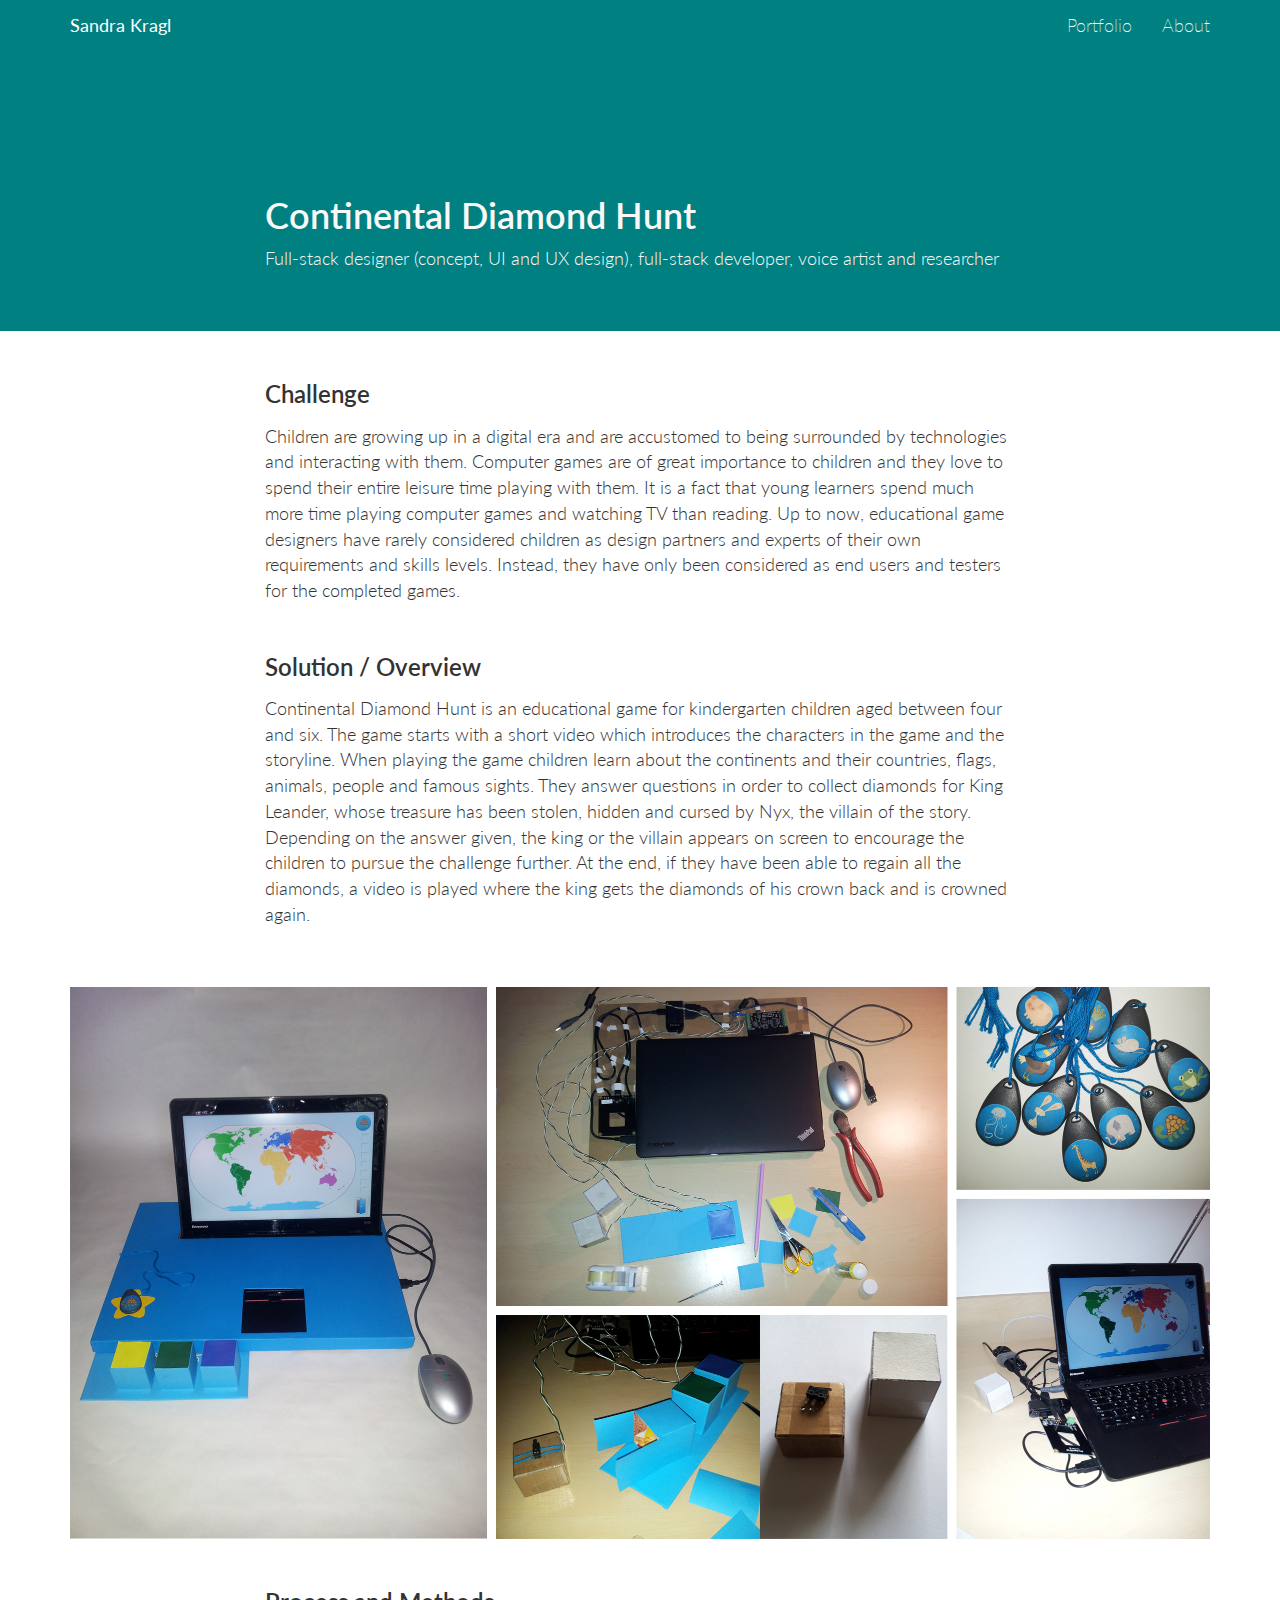
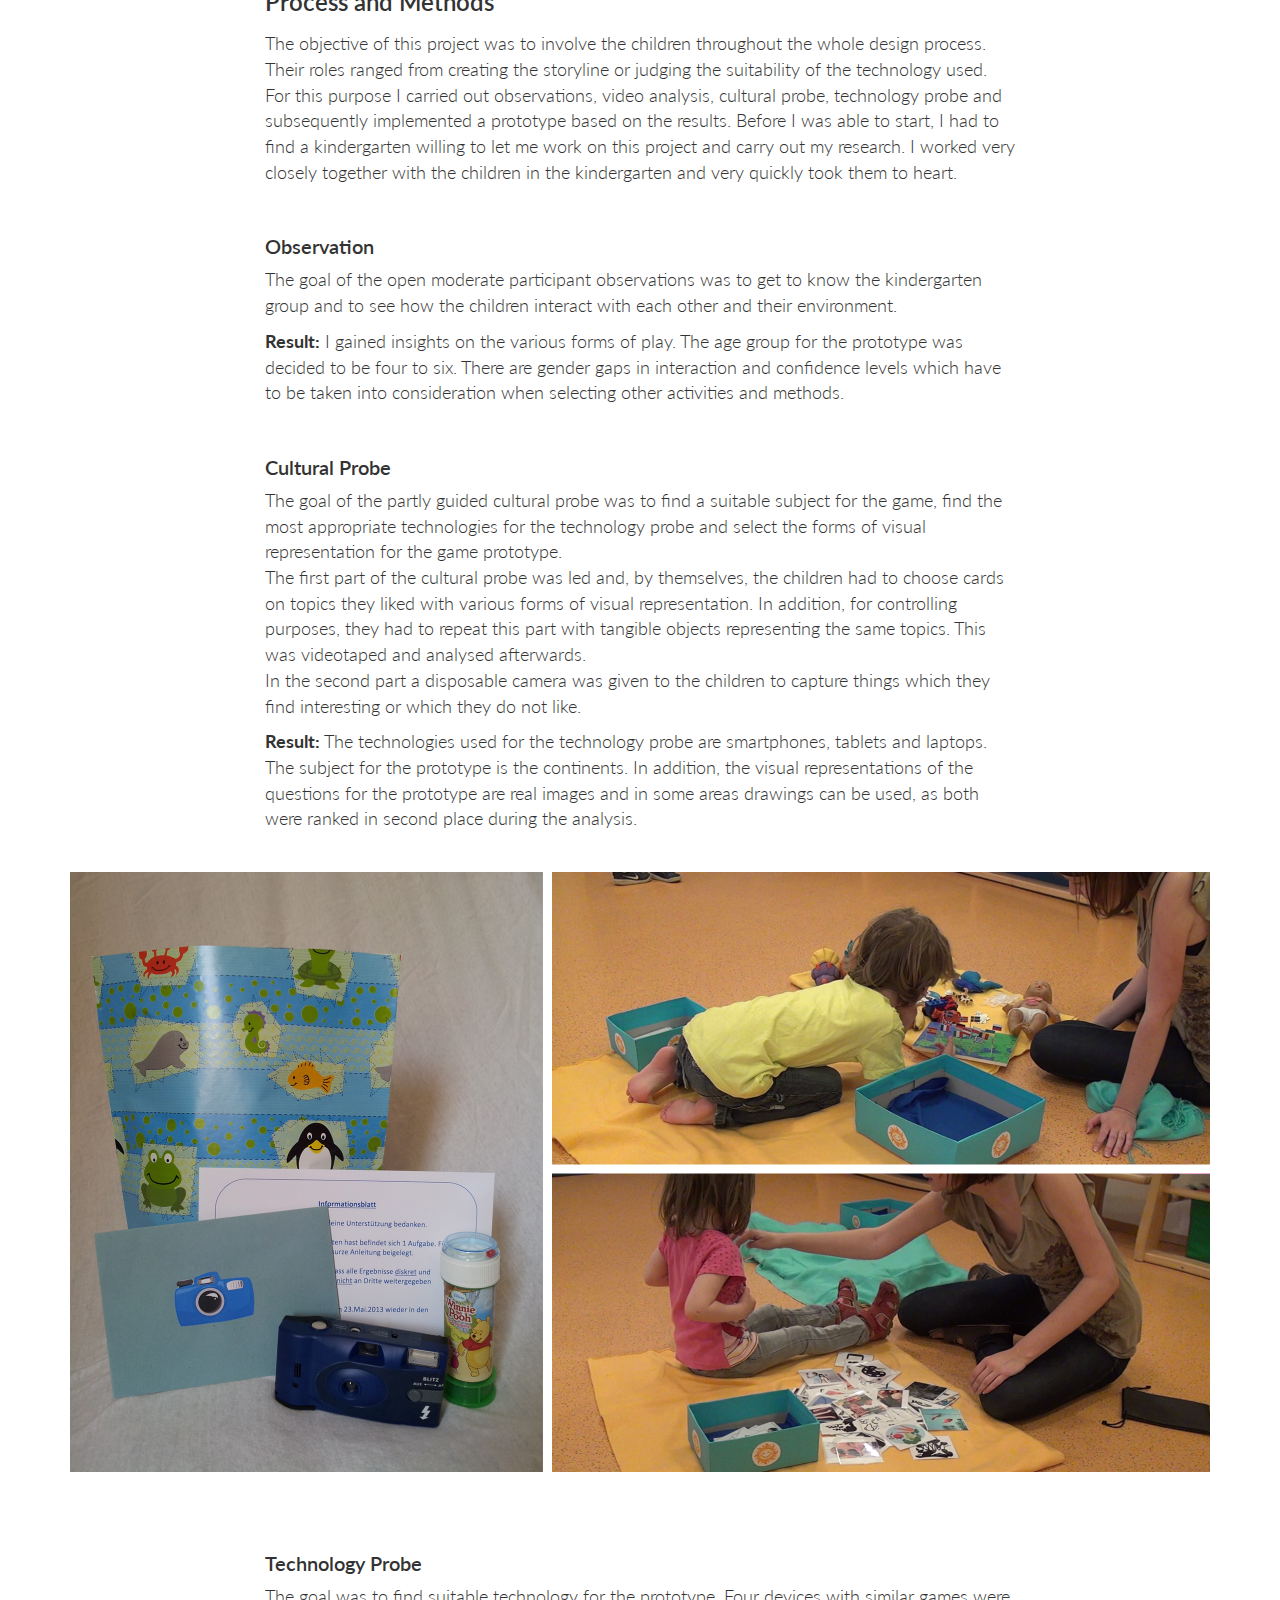
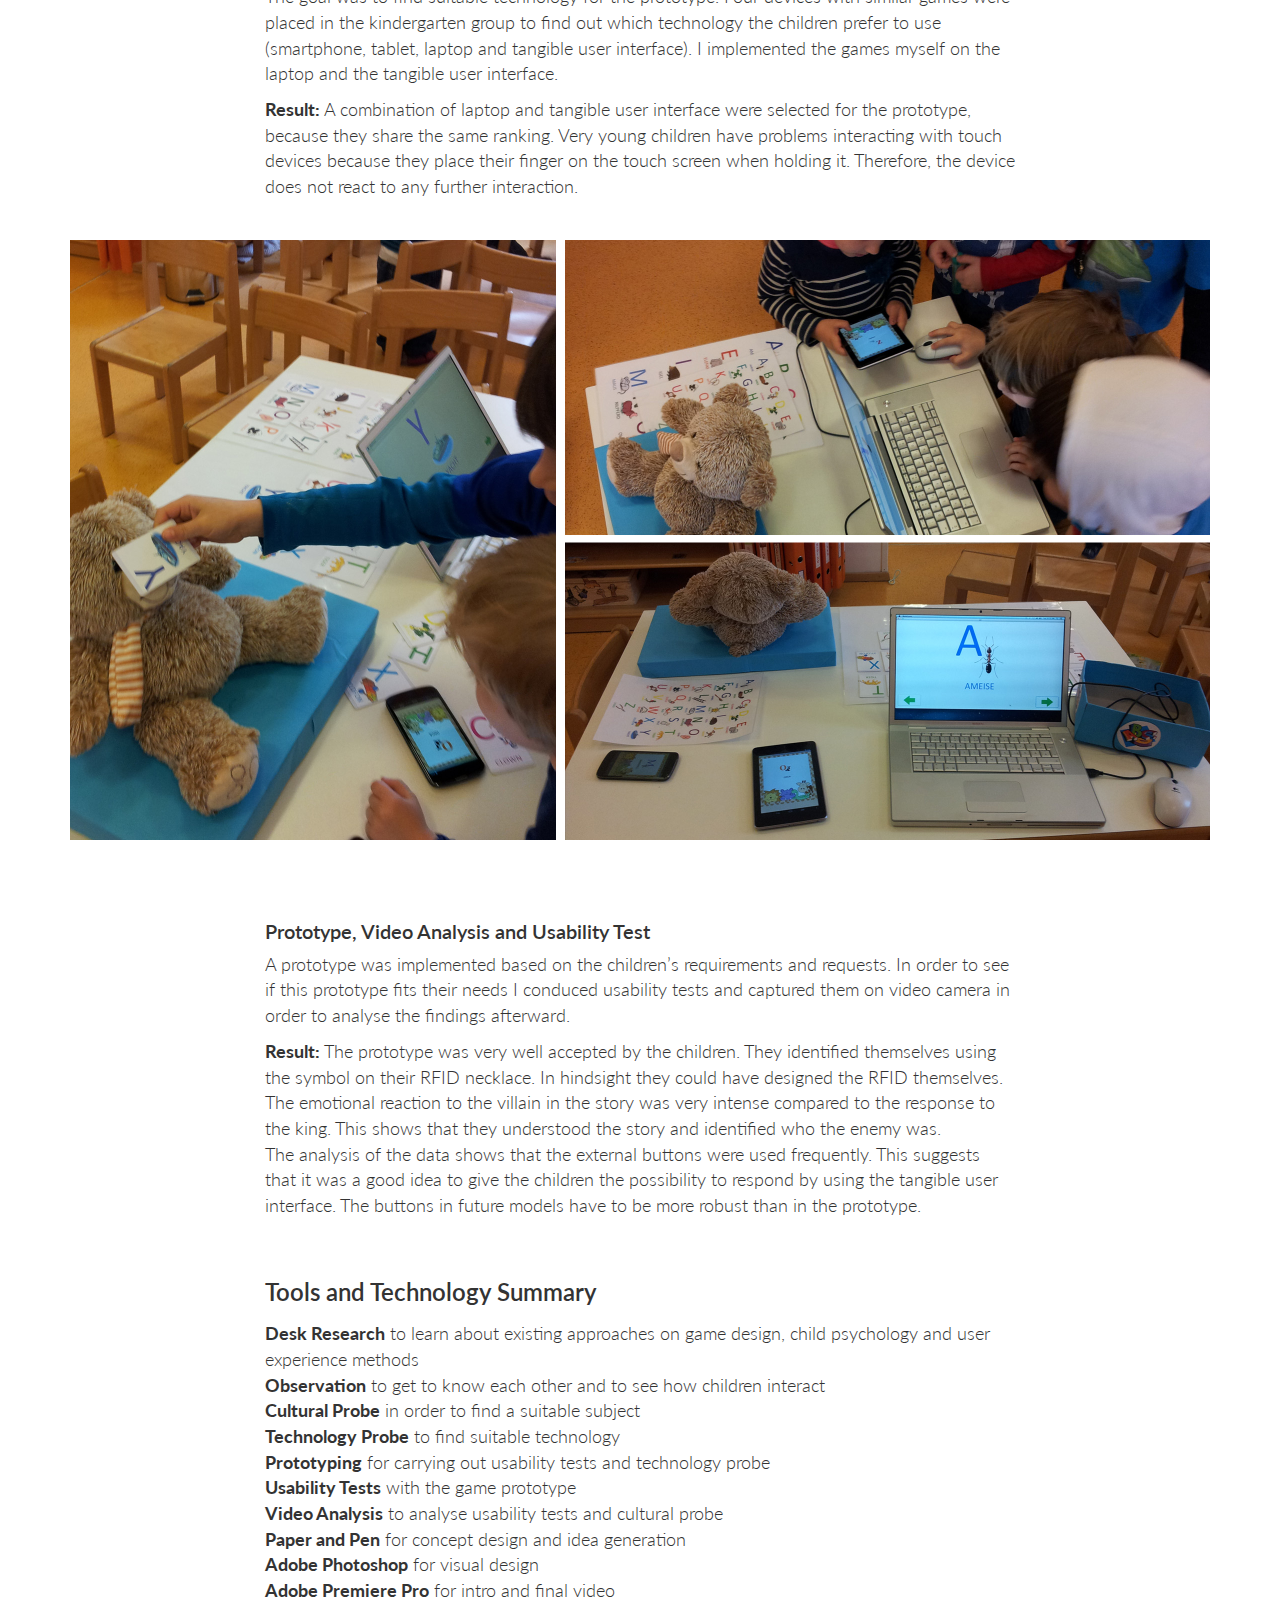
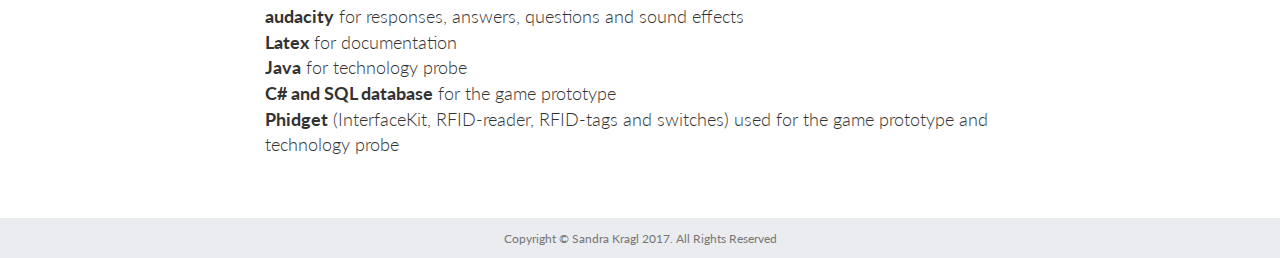
<file: portfolio-continents/index.html>
<!DOCTYPE html>
<html lang="en">

  <head>
    <meta charset="utf-8">
<meta http-equiv="X-UA-Compatible" content="IE=edge">
<meta name="viewport" content="width=device-width, initial-scale=1">
<meta name="description" content="">
<meta name="author" content="Sandra Kragl">

<title>Continental Diamond Hunt - Sandra Kragl</title>
<link rel="icon" type="image/png" href="/img/about/icon_32.png" sizes="32x32" />


 
<link rel="icon" type="image/x-icon" href="/img/about/favicon.ico" >
<link rel="shortcut icon" type="image/x-icon" href="/img/about/favicon.ico"/>


<link href="/css/bootstrap.min.css" rel="stylesheet">


<link href="/css/portfolio.css" rel="stylesheet">


<link href="/css/font-awesome.min.css" rel="stylesheet" type="text/css">
<link href="https://fonts.googleapis.com/css?family=Lato:300,400,700,300italic,400italic,700italic" rel="stylesheet" type="text/css">
<link href='https://fonts.googleapis.com/css?family=Source+Sans+Pro:300,400,600,700' rel='stylesheet' type='text/css'>



<!--[if lt IE 9]>
    <script src="https://oss.maxcdn.com/libs/html5shiv/3.7.0/html5shiv.js"></script>
    <script src="https://oss.maxcdn.com/libs/respond.js/1.4.2/respond.min.js"></script>
<![endif]-->

  </head>

  <body>
    <div id="wrap">
      <nav class="navbar navbar-inverse navbar-fixed-top topnav" role="navigation">
  <div class="container">
    
    <div class="navbar-header">
      <button type="button" class="navbar-toggle" data-toggle="collapse" data-target="#bs-example-navbar-collapse-1">
        <span class="sr-only">Toggle navigation</span>
        <span class="icon-bar"></span>
        <span class="icon-bar"></span>
        <span class="icon-bar"></span>
      </button>
      <a class="navbar-brand" href="/">Sandra Kragl</a>
    </div>
    
    <div class="collapse navbar-collapse" id="bs-example-navbar-collapse-1">
      <ul class="nav navbar-nav navbar-right">
        <li>
          <a href="/#portfolio" class="hidden-xs">Portfolio</a>
          <a href="/#portfolio" class="visible-xs" data-toggle="collapse" data-target=".navbar-collapse">Portfolio</a>
        </li>
        <li>
          <a href="/about">About</a>
        </li>
      </ul>
    </div>
  </div>
</nav>

<div class="nav-spacer"></div>

      

<div class="intro-header">
    <div class="container">
        <div class="row">
          <div class="col-md-8 col-md-offset-2">
              <h1 class="portfolio-title" style="margin-top: 96px;">Continental Diamond Hunt</h1>
              <p class="portfolio-text">Full-stack designer (concept, UI and UX design), full-stack developer, voice artist and researcher</p>
          </div>
        </div>
    </div>
</div>

<div class="container portfolio-container" style="margin-top: 0px;">
  <div class="row">
    <div class="col-md-8 col-md-offset-2">
      <h2 class="portfolio-section">Challenge</h2>
      <p class="portfolio-text">
        Children are growing up in a digital era and are accustomed to being surrounded by technologies and interacting with them. Computer games are of great importance to children and they love to spend their entire leisure time playing with them. It is a fact that young learners spend much more time playing computer games and watching TV than reading.  Up to now, educational game designers have rarely considered children as design partners and experts of their own requirements and skills levels. Instead, they have only been considered as end users and testers for the completed games.
      </p>
      
      <h2 class="portfolio-section">Solution / Overview</h2>
      <p class="portfolio-text">
        Continental Diamond Hunt is an educational game for kindergarten children aged between four and six. The game starts with a short video which introduces the characters in the game and the storyline. When playing the game children learn about the continents and their countries, flags, animals, people and famous sights. They answer questions in order to collect diamonds for King Leander, whose treasure has been stolen, hidden and cursed by Nyx, the villain of the story. Depending on the answer given, the king or the villain appears on screen to encourage the children to pursue the challenge further. At the end, if they have been able to regain all the diamonds, a video is played where the king gets the diamonds of his crown back and is crowned again.
      </p>
    </div>

    <div class="col-lg-12 portfolio-image-margin">
      <img class="img-responsive" src="/img/continent/solution.jpg" alt="">
    </div>
    
    <div class="col-md-8 col-md-offset-2">
      <h2 class="portfolio-section">Process and Methods</h2>
      <p class="portfolio-text">
        The objective of this project was to involve the children throughout the whole design process. Their roles ranged from creating the storyline or judging the suitability of the technology used. For this purpose I carried out observations, video analysis, cultural probe, technology probe and subsequently implemented a prototype based on the results.
        Before I was able to start, I had to find a kindergarten willing to let me work on this project and carry out my research. I worked very closely together with the children in the kindergarten and very quickly took them to heart.
      </p>

      <h3 class="portfolio-subsection">Observation</h3>
      <p class="portfolio-process-text">
        The goal of the open moderate participant observations was to get to know the kindergarten group and to see how the children interact with each other and their environment.
      </p>

      <p class="portfolio-process-text">
        <b>Result:</b> I gained insights on the various forms of play. The age group for the prototype was decided to be four to six. There are gender gaps in interaction and confidence levels which have to be taken into consideration when selecting other activities and methods.
      </p>

      <h3 class="portfolio-subsection">Cultural Probe</h3>
      <p class="portfolio-process-text">
        The goal of the partly guided cultural probe was to find a suitable subject for the game, find the most appropriate technologies for the technology probe and select the forms of visual representation for the game prototype. <br>
        The first part of the cultural probe was led and, by themselves, the children had to choose cards on topics they liked with various forms of visual representation. In addition, for controlling purposes, they had to repeat this part with tangible objects representing the same topics. This was videotaped and analysed afterwards. <br>
        In the second part a disposable camera was given to the children to capture things which they find interesting or which they do not like.
      </p>

      <p class="portfolio-process-text">
        <b>Result:</b> The technologies used for the technology probe are smartphones, tablets and laptops. The subject for the prototype is the continents. In addition, the visual representations of the questions for the prototype are real images and in some areas drawings can be used, as both were ranked in second place during the analysis.
      </p>
    </div>

    <div class="col-lg-12 portfolio-process-image-margin">
      <img class="img-responsive" src="/img/continent/culturalProbe.jpg" alt="">
    </div>

    <div class="col-md-8 col-md-offset-2">
      <h3 class="portfolio-subsection">Technology Probe</h3>
      <p class="portfolio-process-text">
        The goal was to find suitable technology for the prototype. Four devices with similar games were placed in the kindergarten group to find out which technology the children prefer to use (smartphone, tablet, laptop and tangible user interface). I implemented the games myself on the laptop and the tangible user interface. 
      </p>

      <p class="portfolio-process-text">
        <b>Result:</b> A combination of laptop and tangible user interface were selected for the prototype, because they share the same ranking. Very young children have problems interacting with touch devices because they place their finger on the touch screen when holding it. Therefore, the device does not react to any further interaction.
      </p>
    </div>

    <div class="col-lg-12 portfolio-process-image-margin">
      <img class="img-responsive" src="/img/continent/technologyProbe.jpg" alt="">
    </div>

    <div class="col-md-8 col-md-offset-2">
      <h3 class="portfolio-subsection">Prototype, Video Analysis and Usability Test</h3>
      <p class="portfolio-process-text">
        A prototype was implemented based on the children’s requirements and requests. In order to see if this prototype fits their needs I conduced usability tests and captured them on video camera in order to analyse the findings afterward. 
      </p>

      <p class="portfolio-process-text">
        <b>Result:</b> The prototype was very well accepted by the children. They identified themselves using the symbol on their RFID necklace. In hindsight they could have designed the RFID themselves. The emotional reaction to the villain in the story was very intense compared to the response to the king. This shows that they understood the story and identified who the enemy was. <br> The analysis of the data shows that the external buttons were used frequently. This suggests that it was a good idea to give the children the possibility to respond by using the tangible user interface. The buttons in future models have to be more robust than in the prototype.
      </p>
    </div>

    <div class="col-md-8 col-md-offset-2">
      <h2 class="portfolio-section">Tools and Technology Summary</h2>
      <ul class="portfolio-ul portfolio-text">
        <li><b>Desk Research</b> to learn about existing approaches on game design, child psychology and user experience methods</li>
        <li><b>Observation</b> to get to know each other and to see how children interact</li>
        <li><b>Cultural Probe</b> in order to find a suitable subject</li>
        <li><b>Technology Probe</b> to find suitable technology</li>
        <li><b>Prototyping</b> for carrying out usability tests and technology probe</li>
        <li><b>Usability Tests</b> with the game prototype</li>
        <li><b>Video Analysis</b> to analyse usability tests and cultural probe </li>
        <li><b>Paper and Pen</b> for concept design and idea generation</li>
        <li><b>Adobe Photoshop</b> for visual design</li>
        <li><b>Adobe Premiere Pro</b> for intro and final video</li>
        <li><b>audacity</b> for responses, answers, questions and sound effects</li>
        <li><b>Latex</b> for documentation</li>
        <li><b>Java</b> for technology probe</li>
        <li><b>C# and SQL database</b> for the game prototype</li>
        <li><b>Phidget</b> (InterfaceKit, RFID-reader, RFID-tags and switches) used for the game prototype and technology probe</li>
      </ul>
    </div>
  </div>
</div>

    </div>
    <footer>
  <div class="container">
    <div class="row">
      <div class="col-lg-12">
        <span class="copyright text-muted small">Copyright &copy; Sandra Kragl 2017. All Rights Reserved</span>
      </div>
    </div>
  </div>
</footer>

<script src="/js/jquery.js"></script>
<script src="/js/bootstrap.min.js"></script>

<script type="application/javascript">
var doNotTrack = false;
if (!doNotTrack) {
	(function(i,s,o,g,r,a,m){i['GoogleAnalyticsObject']=r;i[r]=i[r]||function(){
	(i[r].q=i[r].q||[]).push(arguments)},i[r].l=1*new Date();a=s.createElement(o),
	m=s.getElementsByTagName(o)[0];a.async=1;a.src=g;m.parentNode.insertBefore(a,m)
	})(window,document,'script','https://www.google-analytics.com/analytics.js','ga');
	ga('create', 'UA-91098650-1', 'auto');
	
	ga('send', 'pageview');
}
</script>


  </body>

</html>
</file>
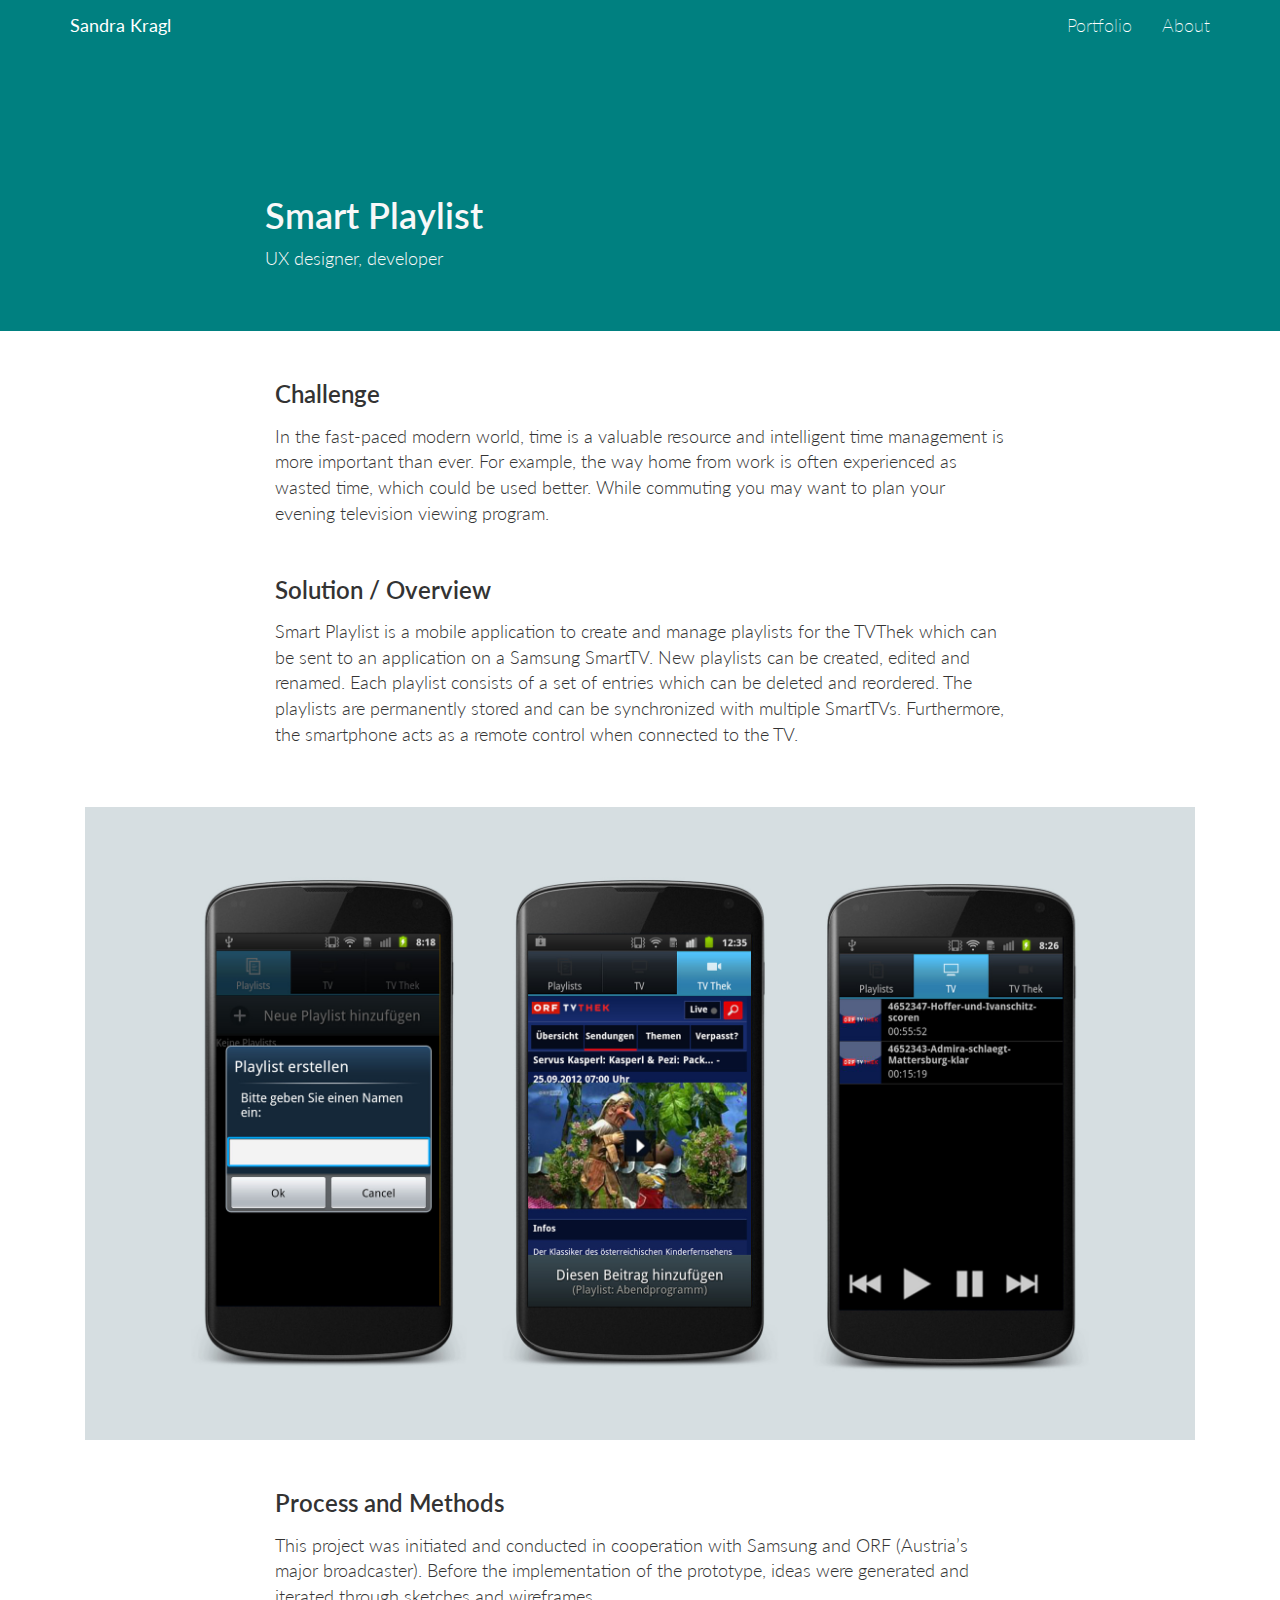
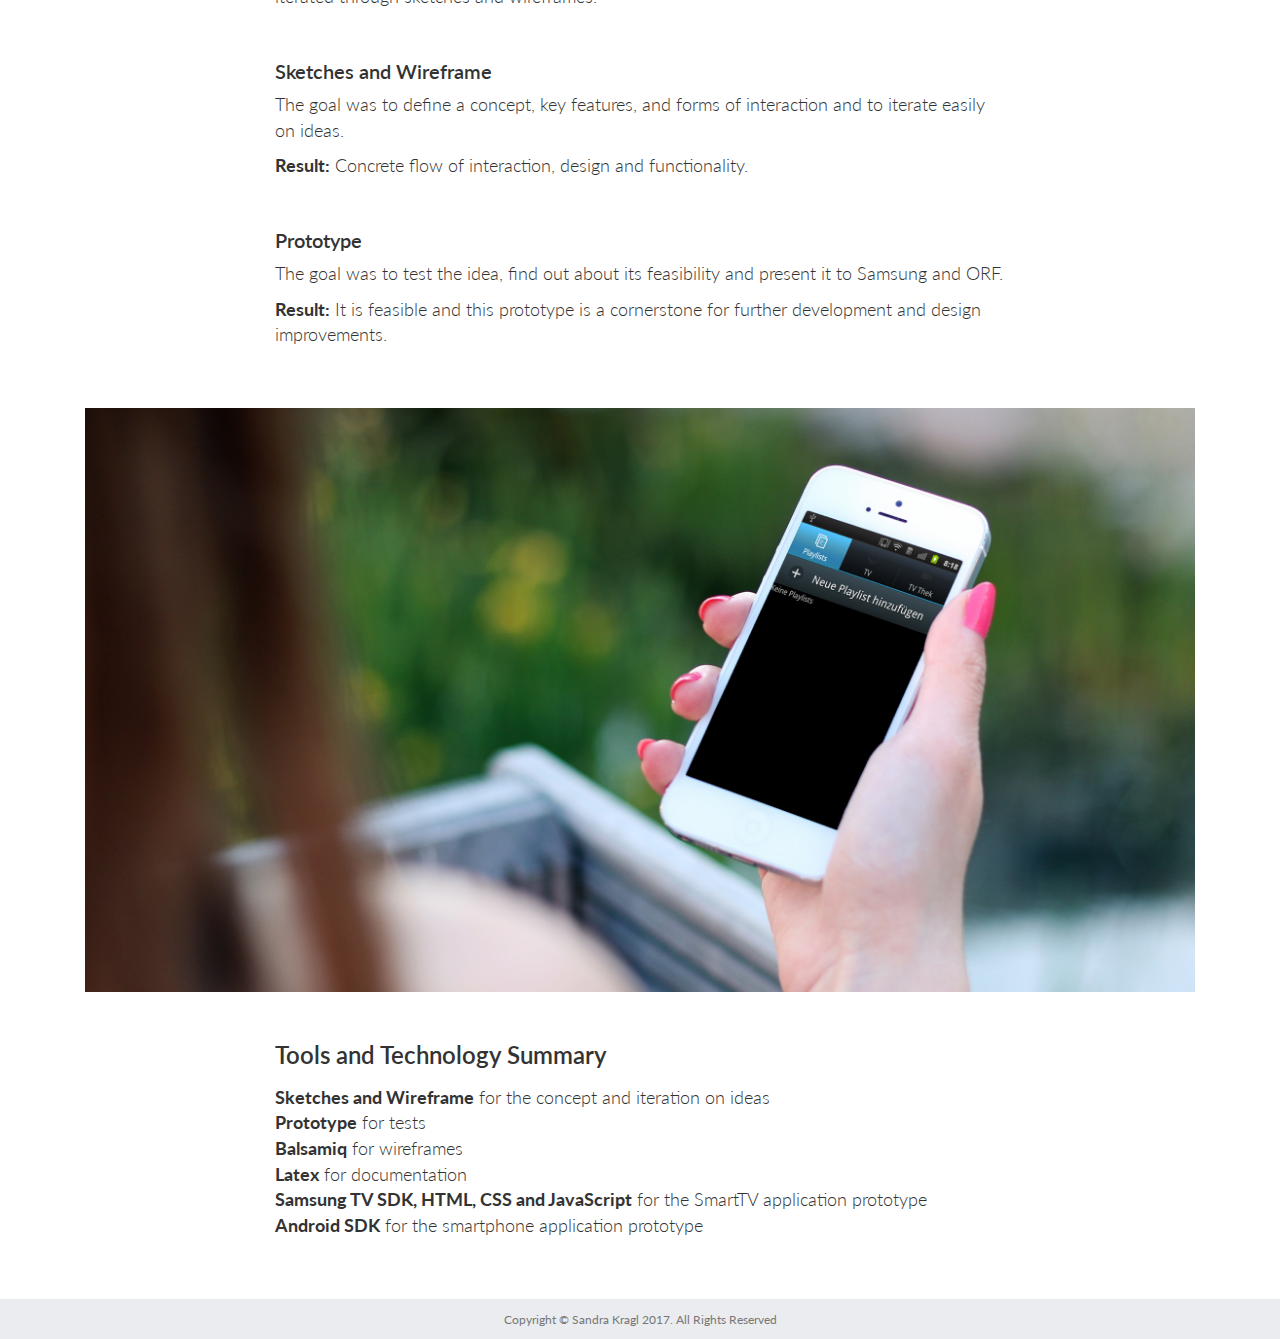
<file: portfolio-smart-tv/index.html>
<!DOCTYPE html>
<html lang="en">

  <head>
    <meta charset="utf-8">
<meta http-equiv="X-UA-Compatible" content="IE=edge">
<meta name="viewport" content="width=device-width, initial-scale=1">
<meta name="description" content="">
<meta name="author" content="Sandra Kragl">

<title>Smart Playlist - Sandra Kragl</title>
<link rel="icon" type="image/png" href="/img/about/icon_32.png" sizes="32x32" />


 
<link rel="icon" type="image/x-icon" href="/img/about/favicon.ico" >
<link rel="shortcut icon" type="image/x-icon" href="/img/about/favicon.ico"/>


<link href="/css/bootstrap.min.css" rel="stylesheet">


<link href="/css/portfolio.css" rel="stylesheet">


<link href="/css/font-awesome.min.css" rel="stylesheet" type="text/css">
<link href="https://fonts.googleapis.com/css?family=Lato:300,400,700,300italic,400italic,700italic" rel="stylesheet" type="text/css">
<link href='https://fonts.googleapis.com/css?family=Source+Sans+Pro:300,400,600,700' rel='stylesheet' type='text/css'>



<!--[if lt IE 9]>
    <script src="https://oss.maxcdn.com/libs/html5shiv/3.7.0/html5shiv.js"></script>
    <script src="https://oss.maxcdn.com/libs/respond.js/1.4.2/respond.min.js"></script>
<![endif]-->

  </head>

  <body>
    <div id="wrap">
      <nav class="navbar navbar-inverse navbar-fixed-top topnav" role="navigation">
  <div class="container">
    
    <div class="navbar-header">
      <button type="button" class="navbar-toggle" data-toggle="collapse" data-target="#bs-example-navbar-collapse-1">
        <span class="sr-only">Toggle navigation</span>
        <span class="icon-bar"></span>
        <span class="icon-bar"></span>
        <span class="icon-bar"></span>
      </button>
      <a class="navbar-brand" href="/">Sandra Kragl</a>
    </div>
    
    <div class="collapse navbar-collapse" id="bs-example-navbar-collapse-1">
      <ul class="nav navbar-nav navbar-right">
        <li>
          <a href="/#portfolio" class="hidden-xs">Portfolio</a>
          <a href="/#portfolio" class="visible-xs" data-toggle="collapse" data-target=".navbar-collapse">Portfolio</a>
        </li>
        <li>
          <a href="/about">About</a>
        </li>
      </ul>
    </div>
  </div>
</nav>

<div class="nav-spacer"></div>

      <div class="intro-header">
    <div class="container">
        <div class="row">
          <div class="col-md-8 col-md-offset-2">
              <h1 class="portfolio-title" style="margin-top: 96px;">Smart Playlist</h1>
              <p class="portfolio-text">UX designer, developer</p>
          </div>
        </div>
    </div>
</div>

<div class="container portfolio-container"style="margin-top: 0px;>
  <div class="row">
    <div class="col-md-8 col-md-offset-2">
      <h2 class="portfolio-section">Challenge</h2>
      <p class="portfolio-text">
        In the fast-paced modern world, time is a valuable resource and intelligent time management is more important than ever. For example, the way home from work is often experienced as wasted time, which could be used better. While commuting you may want to plan your evening television viewing program.
      </p>

      <h2 class="portfolio-section">Solution / Overview</h2>
      <p class="portfolio-text">
        Smart Playlist is a mobile application to create and manage playlists for the TVThek which can be sent to an application on a Samsung SmartTV. New playlists can be created, edited and renamed. Each playlist consists of a set of entries which can be deleted and reordered. The playlists are permanently stored and can be synchronized with multiple SmartTVs. Furthermore, the smartphone acts as a remote control when connected to the TV.
      </p>
    </div>

    <div class="col-lg-12 portfolio-image-margin">
      <img class="img-responsive" src="/img/smartPlaylist/solution.jpg" alt="">
    </div>

    <div class="col-md-8 col-md-offset-2">
      <h2 class="portfolio-section">Process and Methods</h2>
      <p class="portfolio-text">
        This project was initiated and conducted in cooperation with Samsung and ORF (Austria’s major broadcaster). Before the implementation of the prototype, ideas were generated and iterated through sketches and wireframes. 
      </p>

      <h3 class="portfolio-subsection">Sketches and Wireframe</h3>
      <p class="portfolio-text">
        The goal was to define a concept, key features, and forms of interaction and to iterate easily on ideas. 
      </p>

      <p class="portfolio-text">
        <b>Result:</b> Concrete flow of interaction, design and functionality.
      </p>

      <h3 class="portfolio-subsection">Prototype</h3>
      <p class="portfolio-text">
        The goal was to test the idea, find out about its feasibility and present it to Samsung and ORF.
      </p>

      <p class="portfolio-text">
        <b>Result:</b> It is feasible and this prototype is a cornerstone for further development and design improvements.
      </p>
    </div>

    <div class="col-lg-12 portfolio-image-margin">
      <img class="img-responsive" src="/img/smartPlaylist/solutionContext.jpg" alt="">
    </div>

    <div class="col-md-8 col-md-offset-2">
      <h2 class="portfolio-section">Tools and Technology Summary</h2>
      <ul class="portfolio-ul portfolio-text">
        <li><b>Sketches and Wireframe</b> for the concept and iteration on ideas</li>
        <li><b>Prototype</b> for tests</li>
        <li><b>Balsamiq</b> for wireframes</li>
        <li><b>Latex</b> for documentation</li>
        <li><b>Samsung TV SDK, HTML, CSS and JavaScript</b> for the SmartTV application prototype</li>
        <li><b>Android SDK</b> for the smartphone application prototype</li>
      </ul>
    </div>

  </div>
</div>

    </div>
    <footer>
  <div class="container">
    <div class="row">
      <div class="col-lg-12">
        <span class="copyright text-muted small">Copyright &copy; Sandra Kragl 2017. All Rights Reserved</span>
      </div>
    </div>
  </div>
</footer>

<script src="/js/jquery.js"></script>
<script src="/js/bootstrap.min.js"></script>

<script type="application/javascript">
var doNotTrack = false;
if (!doNotTrack) {
	(function(i,s,o,g,r,a,m){i['GoogleAnalyticsObject']=r;i[r]=i[r]||function(){
	(i[r].q=i[r].q||[]).push(arguments)},i[r].l=1*new Date();a=s.createElement(o),
	m=s.getElementsByTagName(o)[0];a.async=1;a.src=g;m.parentNode.insertBefore(a,m)
	})(window,document,'script','https://www.google-analytics.com/analytics.js','ga');
	ga('create', 'UA-91098650-1', 'auto');
	
	ga('send', 'pageview');
}
</script>


  </body>

</html>
</file>
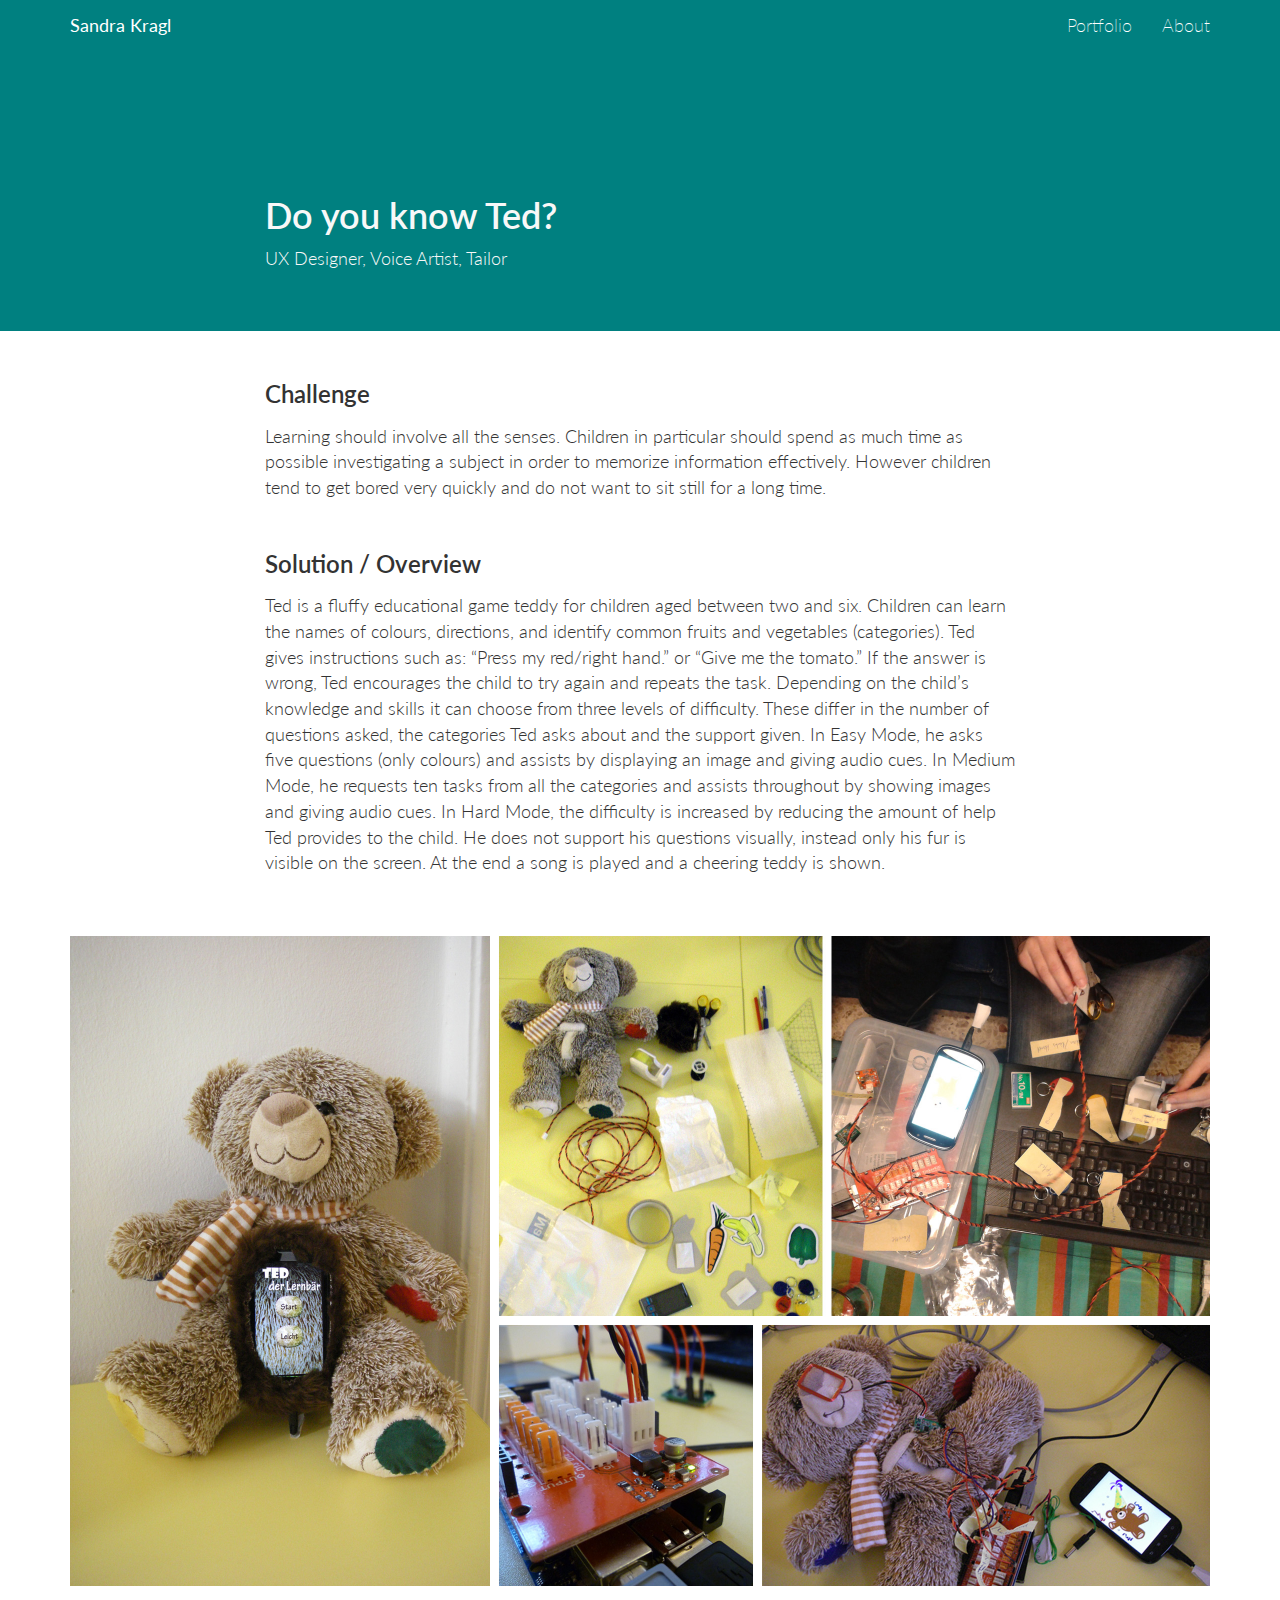
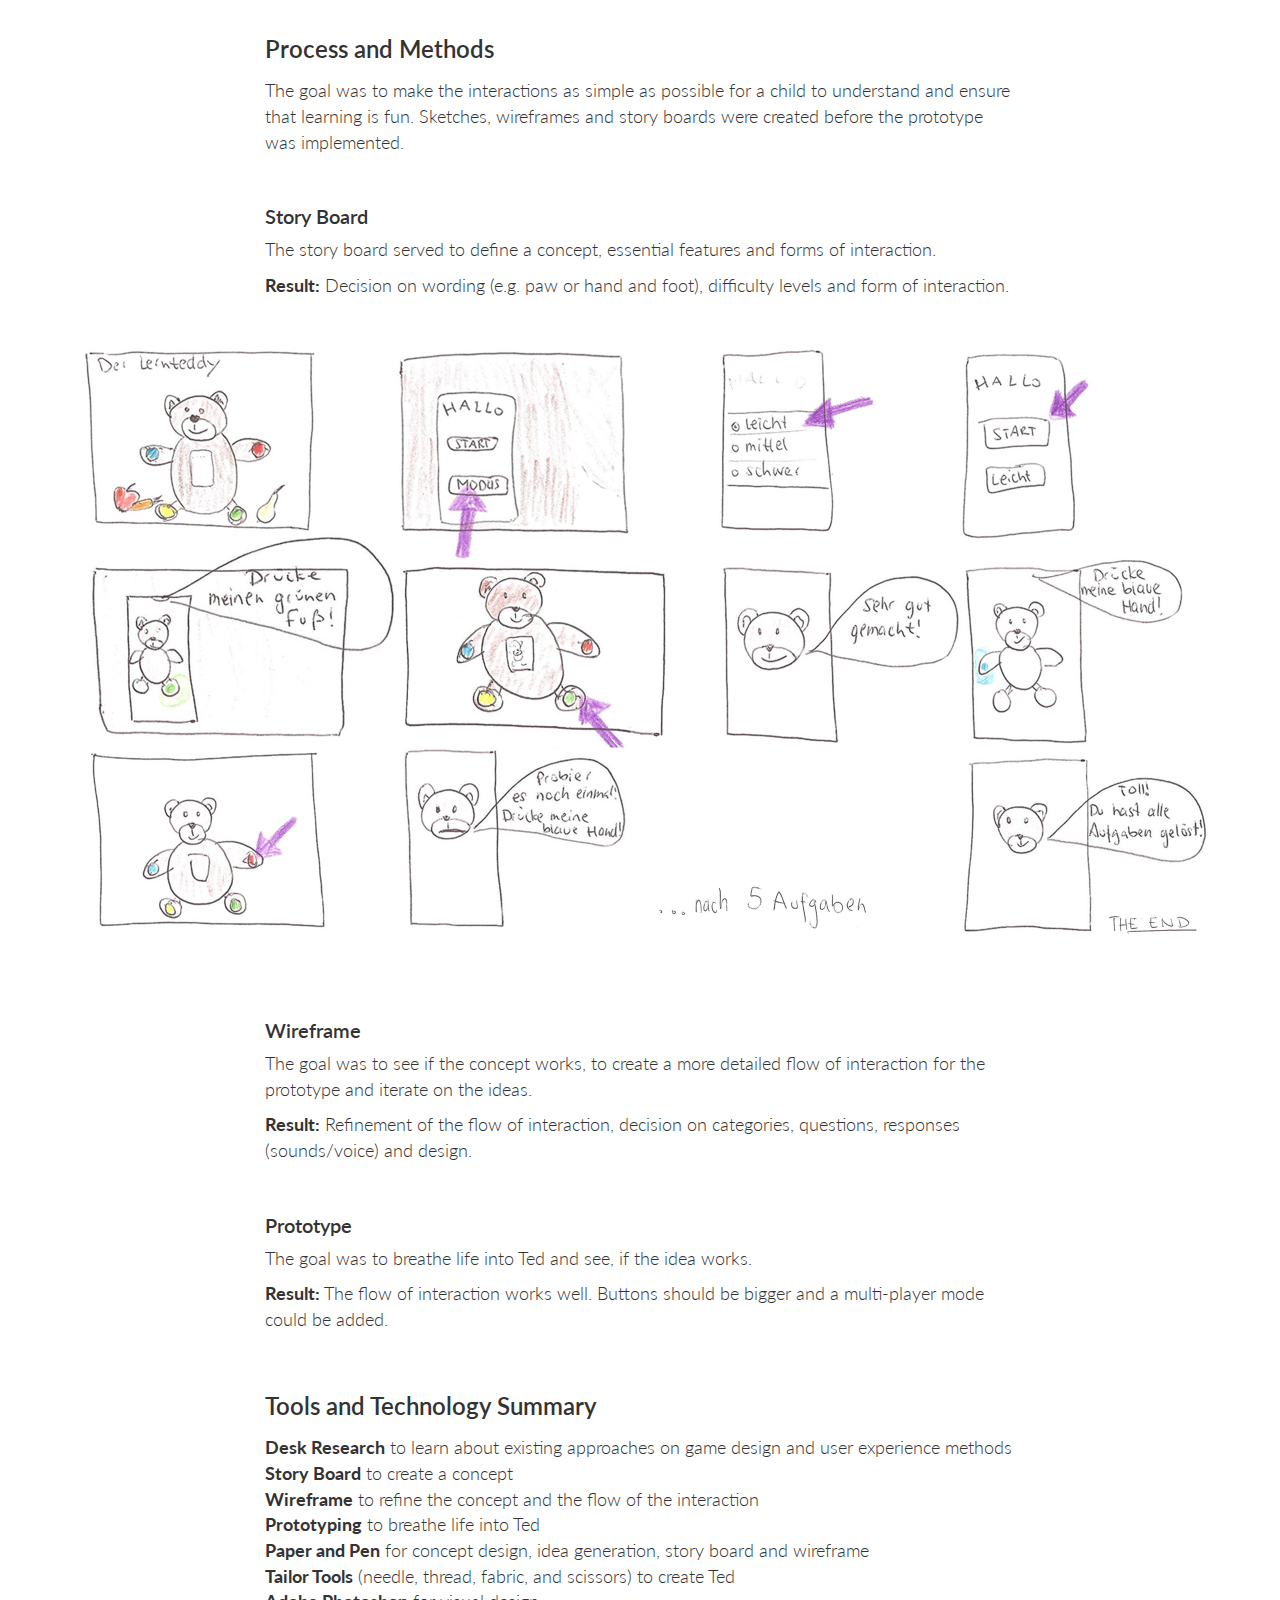
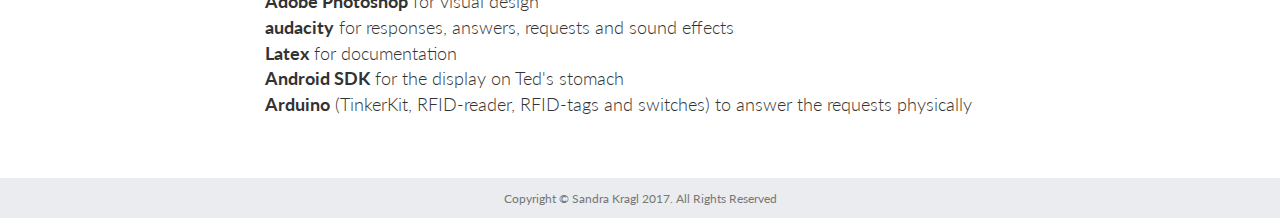
<file: portfolio-ted/index.html>
<!DOCTYPE html>
<html lang="en">

  <head>
    <meta charset="utf-8">
<meta http-equiv="X-UA-Compatible" content="IE=edge">
<meta name="viewport" content="width=device-width, initial-scale=1">
<meta name="description" content="">
<meta name="author" content="Sandra Kragl">

<title>Do you know Ted? - Sandra Kragl</title>
<link rel="icon" type="image/png" href="/img/about/icon_32.png" sizes="32x32" />


 
<link rel="icon" type="image/x-icon" href="/img/about/favicon.ico" >
<link rel="shortcut icon" type="image/x-icon" href="/img/about/favicon.ico"/>


<link href="/css/bootstrap.min.css" rel="stylesheet">


<link href="/css/portfolio.css" rel="stylesheet">


<link href="/css/font-awesome.min.css" rel="stylesheet" type="text/css">
<link href="https://fonts.googleapis.com/css?family=Lato:300,400,700,300italic,400italic,700italic" rel="stylesheet" type="text/css">
<link href='https://fonts.googleapis.com/css?family=Source+Sans+Pro:300,400,600,700' rel='stylesheet' type='text/css'>



<!--[if lt IE 9]>
    <script src="https://oss.maxcdn.com/libs/html5shiv/3.7.0/html5shiv.js"></script>
    <script src="https://oss.maxcdn.com/libs/respond.js/1.4.2/respond.min.js"></script>
<![endif]-->

  </head>

  <body>
    <div id="wrap">
      <nav class="navbar navbar-inverse navbar-fixed-top topnav" role="navigation">
  <div class="container">
    
    <div class="navbar-header">
      <button type="button" class="navbar-toggle" data-toggle="collapse" data-target="#bs-example-navbar-collapse-1">
        <span class="sr-only">Toggle navigation</span>
        <span class="icon-bar"></span>
        <span class="icon-bar"></span>
        <span class="icon-bar"></span>
      </button>
      <a class="navbar-brand" href="/">Sandra Kragl</a>
    </div>
    
    <div class="collapse navbar-collapse" id="bs-example-navbar-collapse-1">
      <ul class="nav navbar-nav navbar-right">
        <li>
          <a href="/#portfolio" class="hidden-xs">Portfolio</a>
          <a href="/#portfolio" class="visible-xs" data-toggle="collapse" data-target=".navbar-collapse">Portfolio</a>
        </li>
        <li>
          <a href="/about">About</a>
        </li>
      </ul>
    </div>
  </div>
</nav>

<div class="nav-spacer"></div>

      
<div class="intro-header">
    <div class="container">
        <div class="row">
          <div class="col-md-8 col-md-offset-2">
              <h1 class="portfolio-title" style="margin-top: 96px;">Do you know Ted?</h1>
              <p class="portfolio-text">UX Designer, Voice Artist, Tailor</p>
          </div>
        </div>
    </div>
</div>

<div class="container portfolio-container" style="margin-top: 0px;">
  <div class="row">
    <div class="col-md-8 col-md-offset-2">
      <h2 class="portfolio-section">Challenge</h2>
      <p class="portfolio-text">
        Learning should involve all the senses. Children in particular should spend as much time as possible investigating a subject in order to memorize information effectively. However children tend to get bored very quickly and do not want to sit still for a long time. 
      </p>

      <h2 class="portfolio-section">Solution / Overview</h2>
      <p class="portfolio-text">
        Ted is a fluffy educational game teddy for children aged between two and six. Children can learn the names of colours, directions, and identify common fruits and vegetables (categories). Ted gives instructions such as: “Press my red/right hand.” or “Give me the tomato.” If the answer is wrong, Ted encourages the child to try again and repeats the task. Depending on the child’s knowledge and skills it can choose from three levels of difficulty.  These differ in the number of questions asked, the categories Ted asks about and the support given. In Easy Mode, he asks five questions (only colours) and assists by displaying an image and giving audio cues. In Medium Mode, he requests ten tasks from all the categories and assists throughout by showing images and giving audio cues. In Hard Mode, the difficulty is increased by reducing the amount of help Ted provides to the child. He does not support his questions visually, instead only his fur is visible on the screen. At the end a song is played and a cheering teddy is shown.
      </p>
    </div>

    <div class="col-lg-12 portfolio-image-margin">
      <img class="img-responsive" src="/img/ted/solution.jpg" alt="">
    </div>

    <div class="col-md-8 col-md-offset-2">
      <h2 class="portfolio-section">Process and Methods</h2>
      <p class="portfolio-text">
        The goal was to make the interactions as simple as possible for a child to understand and ensure that learning is fun. Sketches, wireframes and story boards were created before the prototype was implemented.
      </p>

      <h3 class="portfolio-subsection">Story Board</h3>
      <p class="portfolio-text">
        The story board served to define a concept, essential features and forms of interaction.
      </p>

      <p class="portfolio-text">
        <b>Result:</b> Decision on wording (e.g. paw or hand and foot), difficulty levels and form of interaction.
      </p>
    </div>

    <div class="col-lg-12 portfolio-process-image-margin">
      <img class="img-responsive" src="/img/ted/storyBoard.jpg" alt="">
    </div>

    <div class="col-md-8 col-md-offset-2">
      <h3 class="portfolio-subsection">Wireframe</h3>
      <p class="portfolio-text">
        The goal was to see if the concept works, to create a more detailed flow of interaction for the prototype and iterate on the ideas. 
      </p>

      <p class="portfolio-text">
        <b>Result:</b> Refinement of the flow of interaction, decision on categories, questions, responses (sounds/voice) and design.
      </p>

      <h3 class="portfolio-subsection">Prototype</h3>
      <p class="portfolio-text">
        The goal was to breathe life into Ted and see, if the idea works.
      </p>

      <p class="portfolio-text">
        <b>Result:</b> The flow of interaction works well. Buttons should be bigger and a multi-player mode could be added.
      </p>
    </div>

    <div class="col-md-8 col-md-offset-2">
      <h2 class="portfolio-section">Tools and Technology Summary</h2>
      <ul class="portfolio-ul portfolio-text">
        <li><b>Desk Research</b> to learn about existing approaches on game design and user experience methods</li>
        <li><b>Story Board</b> to create a concept</li>
        <li><b>Wireframe</b> to refine the concept and the flow of the interaction </li>
        <li><b>Prototyping</b> to breathe life into Ted</li>
        <li><b>Paper and Pen</b> for concept design, idea generation, story board and wireframe</li>
        <li><b>Tailor Tools</b> (needle, thread, fabric, and scissors) to create Ted</li>
        <li><b>Adobe Photoshop</b> for visual design</li>
        <li><b>audacity</b> for responses, answers, requests and sound effects</li>
        <li><b>Latex</b> for documentation</li>
        <li><b>Android SDK</b> for the display on Ted's stomach</li>
        <li><b>Arduino</b> (TinkerKit, RFID-reader, RFID-tags and switches) to answer the requests physically</li>
      </ul>
    </div>

  </div>
</div>

    </div>
    <footer>
  <div class="container">
    <div class="row">
      <div class="col-lg-12">
        <span class="copyright text-muted small">Copyright &copy; Sandra Kragl 2017. All Rights Reserved</span>
      </div>
    </div>
  </div>
</footer>

<script src="/js/jquery.js"></script>
<script src="/js/bootstrap.min.js"></script>

<script type="application/javascript">
var doNotTrack = false;
if (!doNotTrack) {
	(function(i,s,o,g,r,a,m){i['GoogleAnalyticsObject']=r;i[r]=i[r]||function(){
	(i[r].q=i[r].q||[]).push(arguments)},i[r].l=1*new Date();a=s.createElement(o),
	m=s.getElementsByTagName(o)[0];a.async=1;a.src=g;m.parentNode.insertBefore(a,m)
	})(window,document,'script','https://www.google-analytics.com/analytics.js','ga');
	ga('create', 'UA-91098650-1', 'auto');
	
	ga('send', 'pageview');
}
</script>


  </body>

</html>
</file>
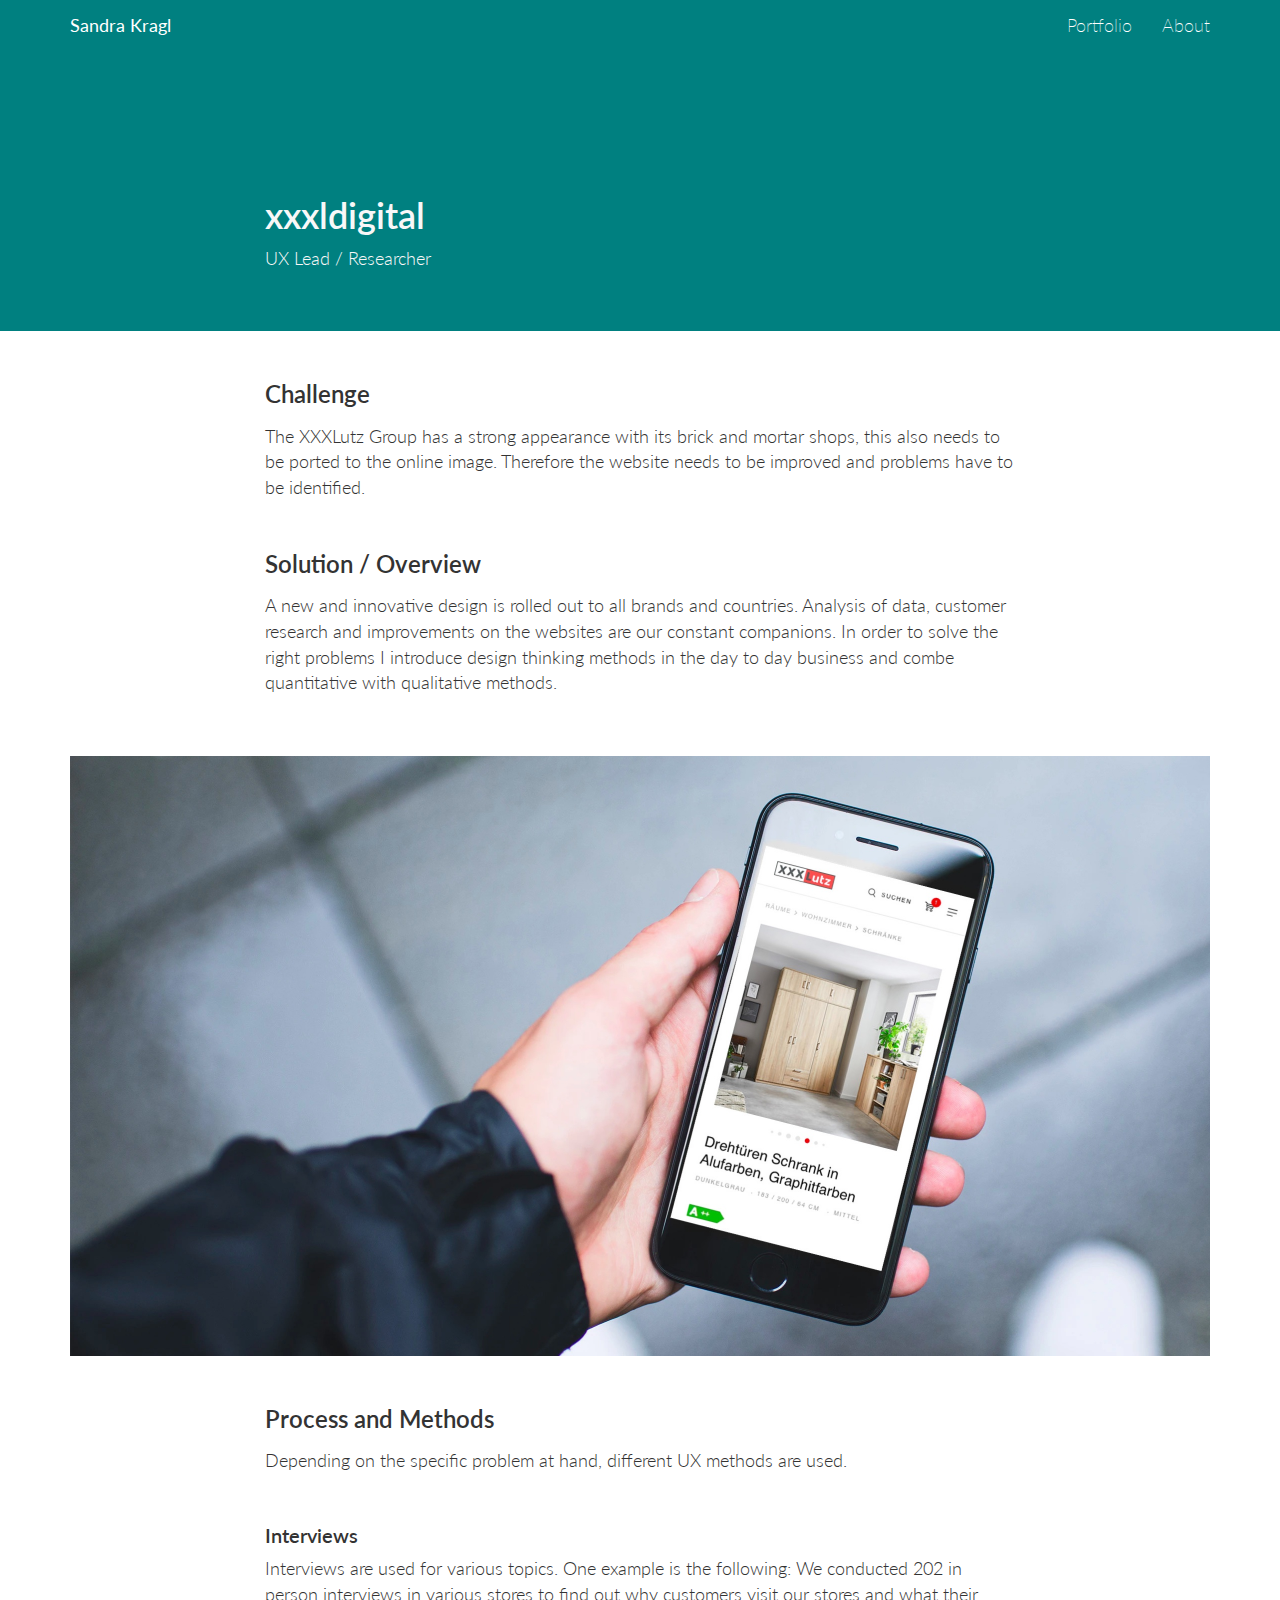
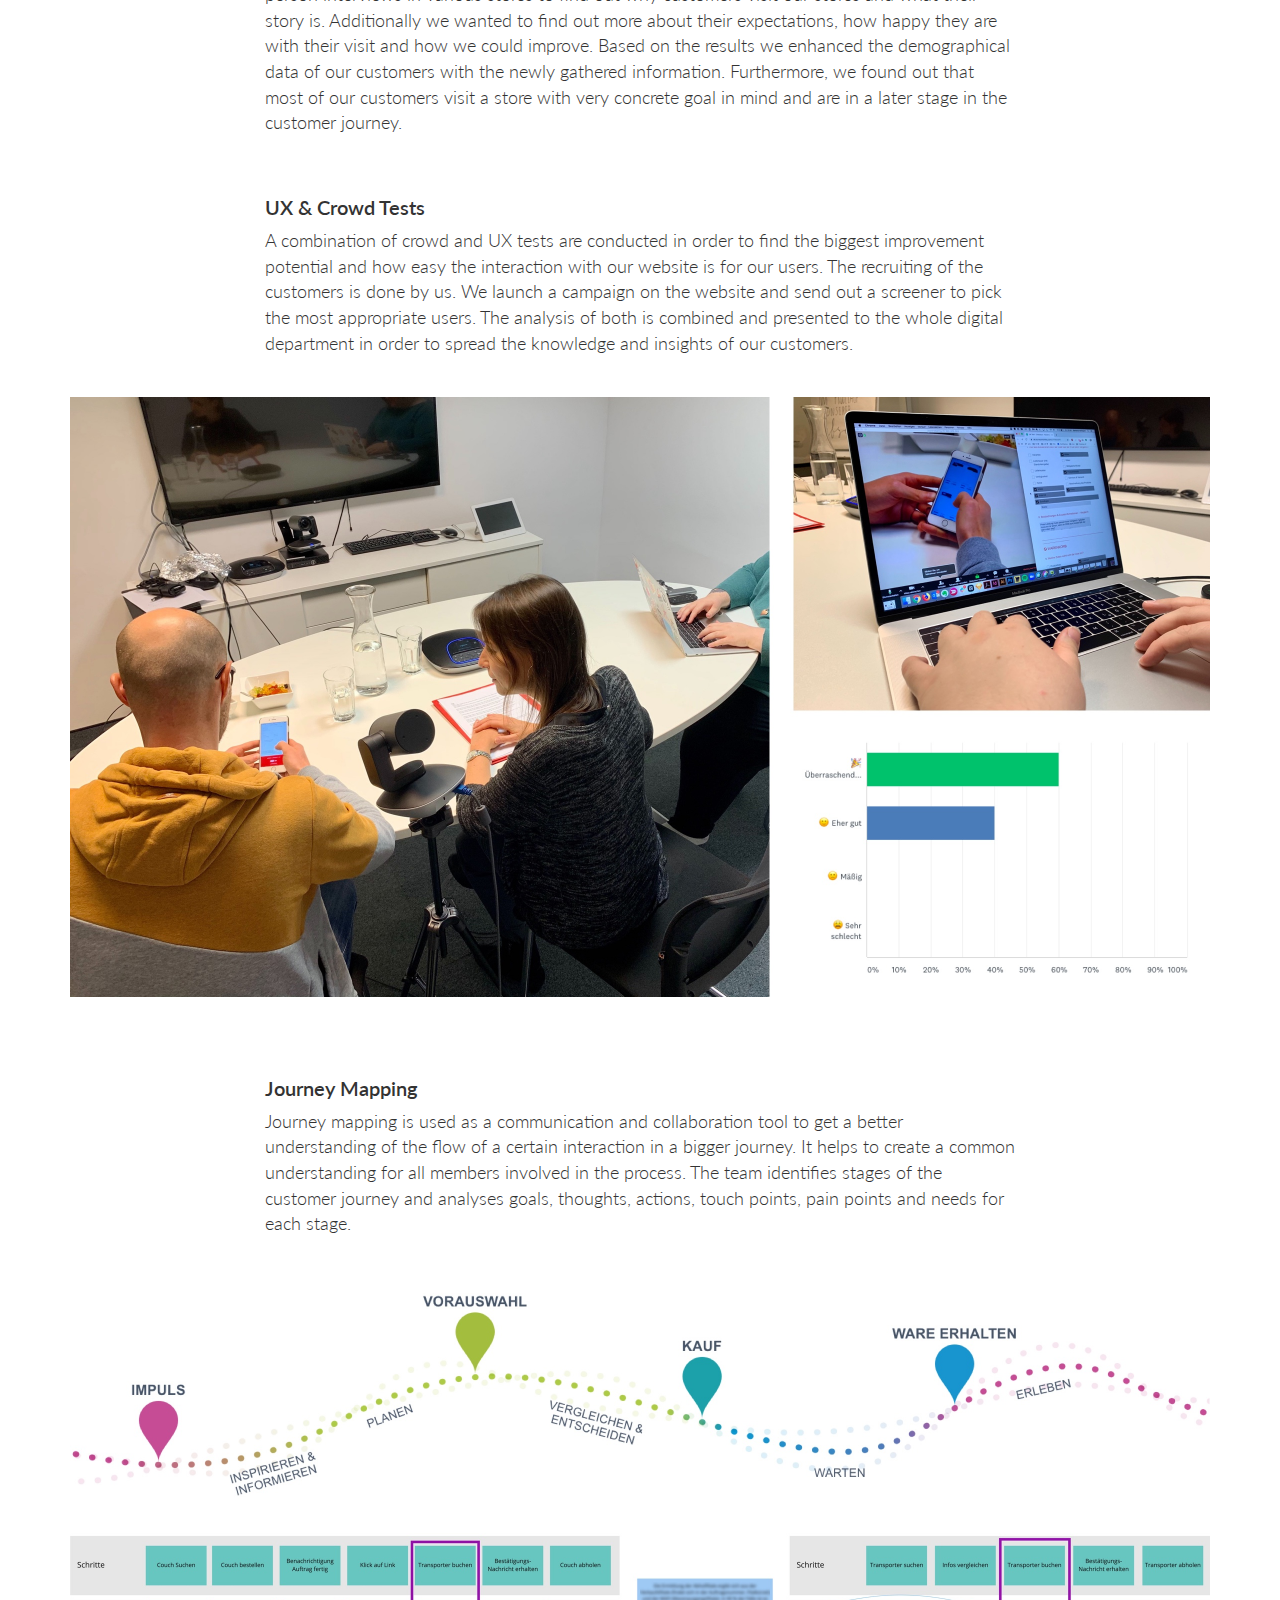
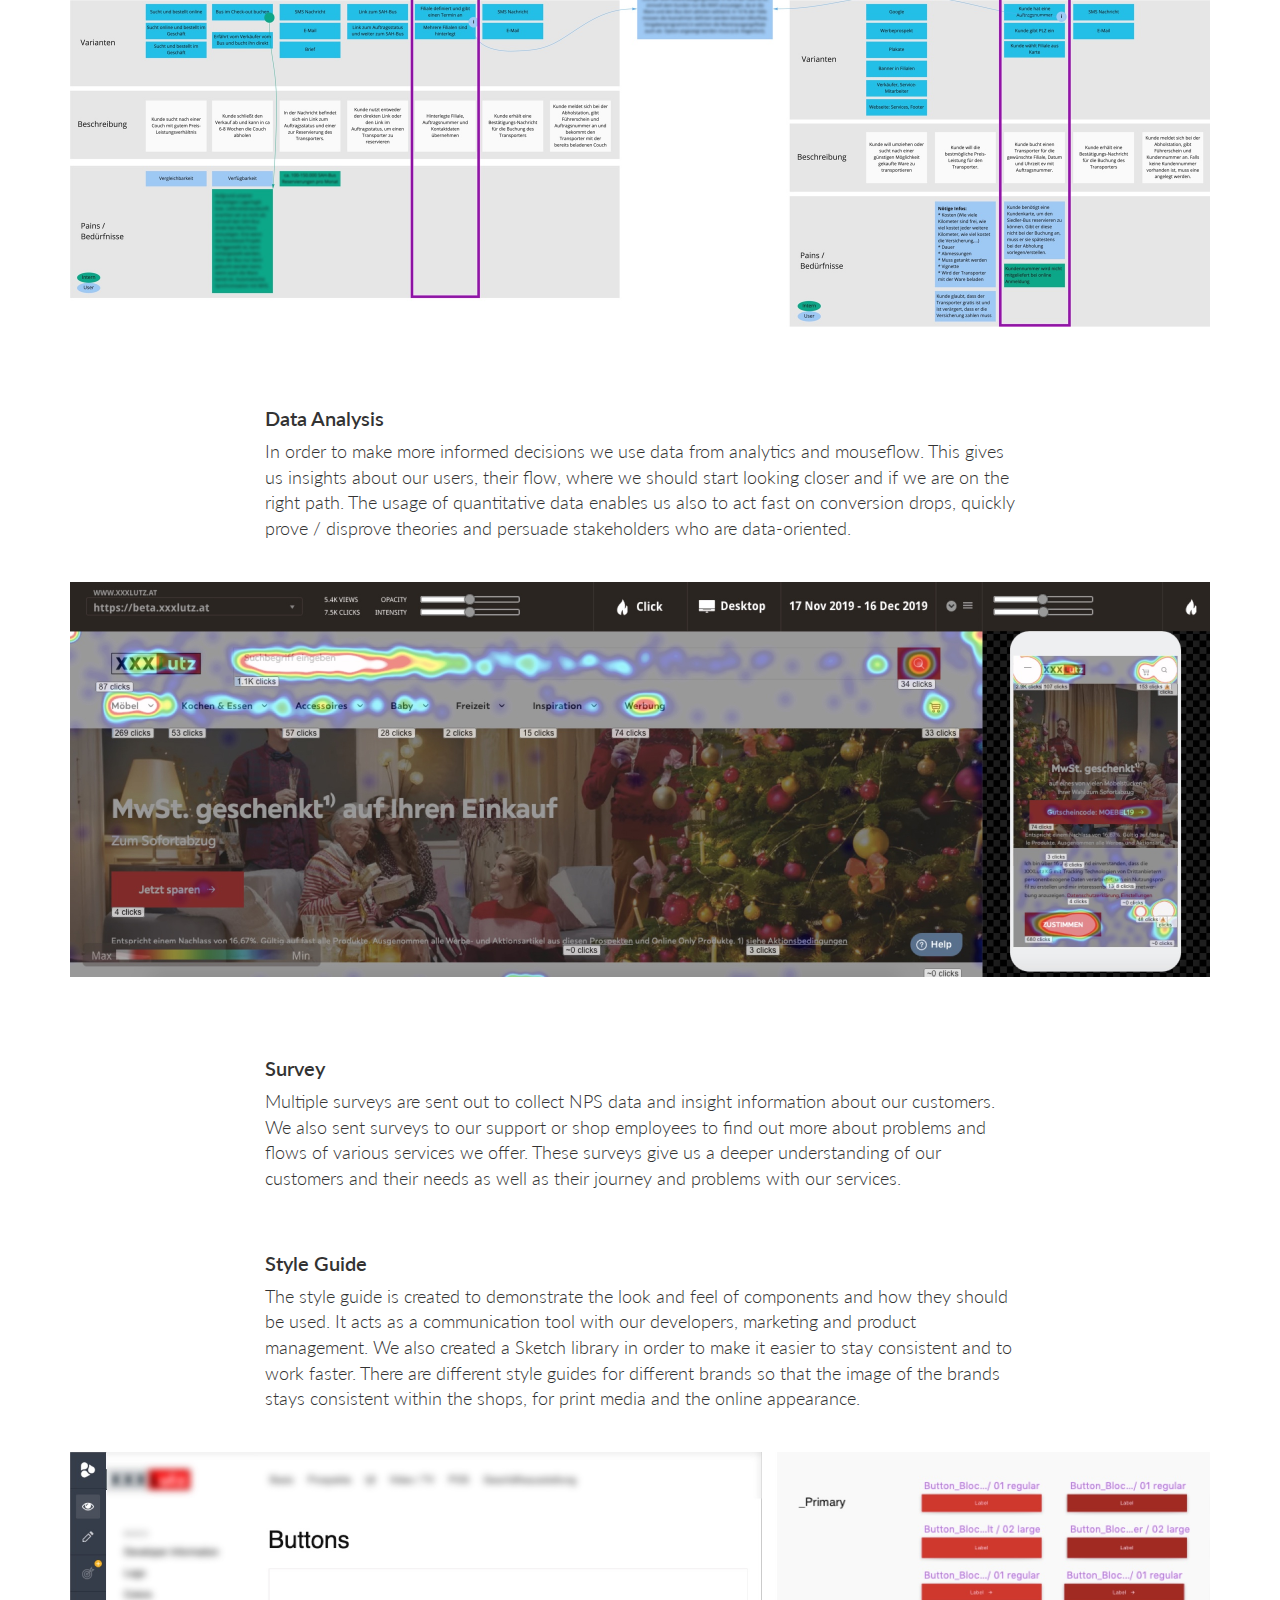
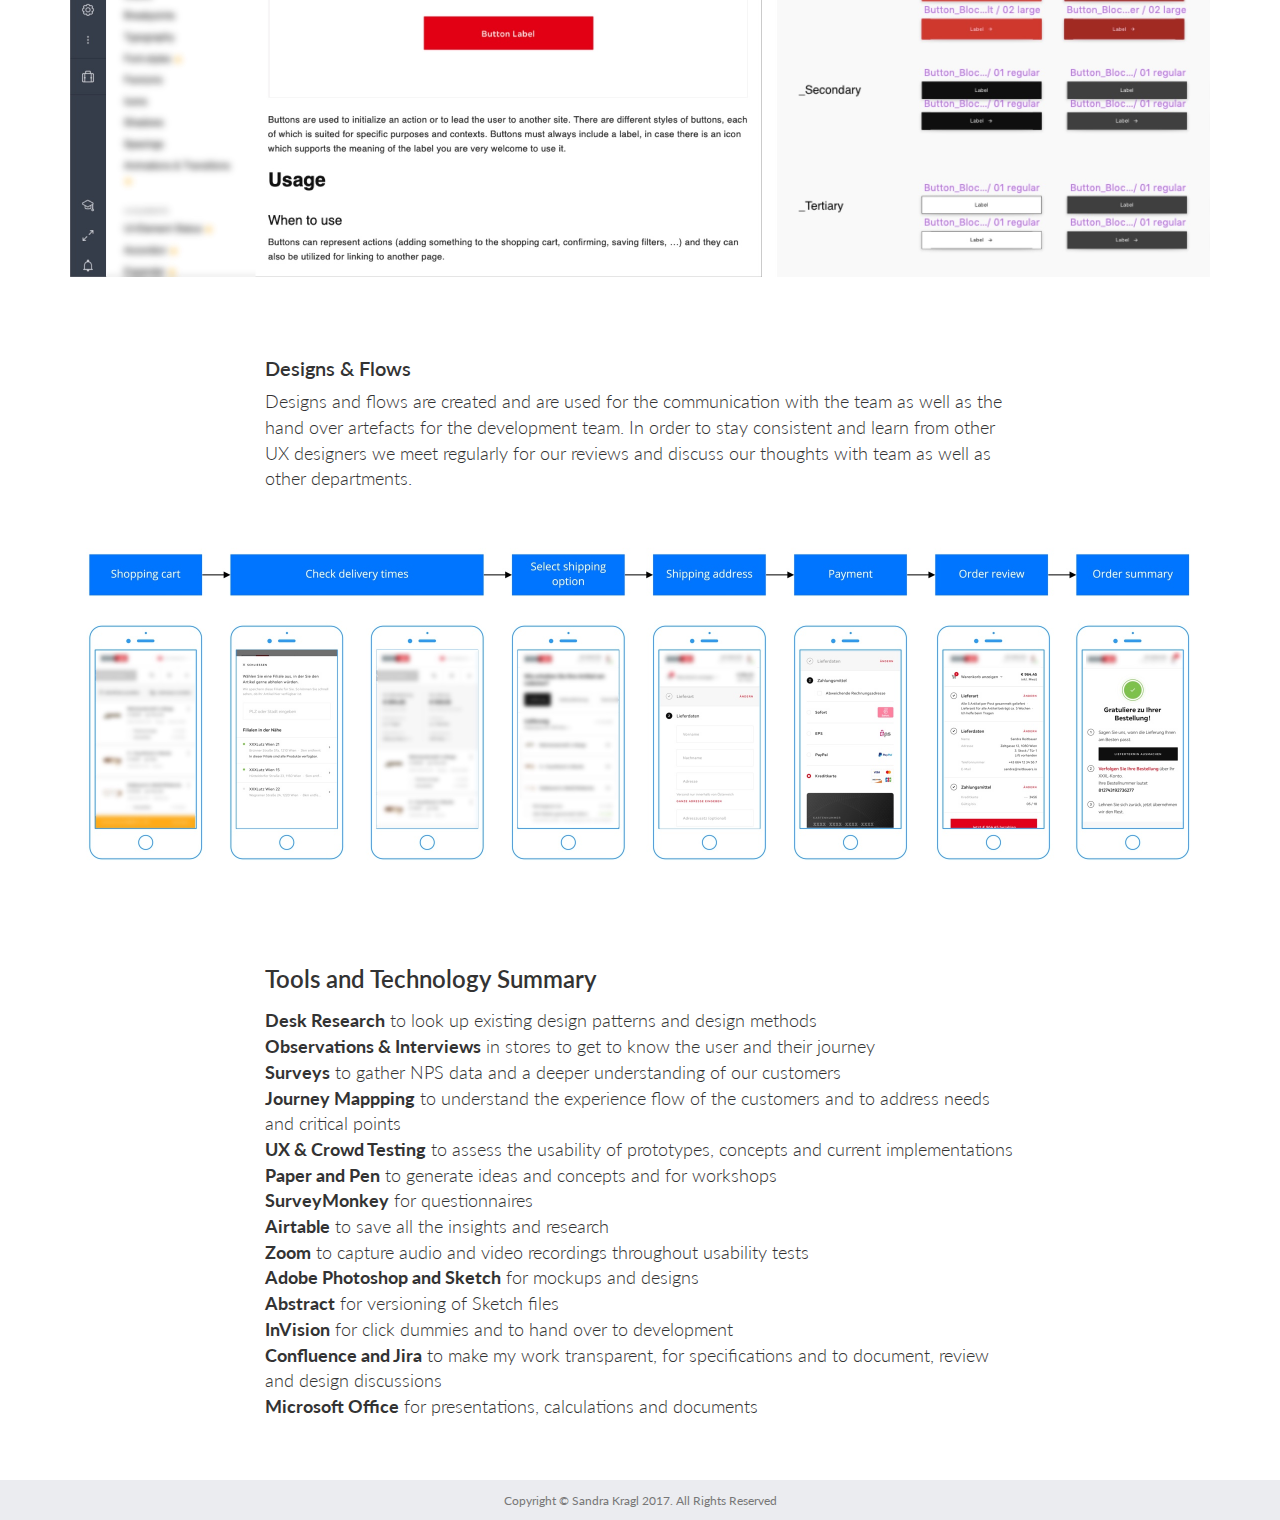
<file: portfolio-xxxldigital/index.html>
<!DOCTYPE html>
<html lang="en">

  <head>
    <meta charset="utf-8">
<meta http-equiv="X-UA-Compatible" content="IE=edge">
<meta name="viewport" content="width=device-width, initial-scale=1">
<meta name="description" content="">
<meta name="author" content="Sandra Kragl">

<title>xxxldigital - Sandra Kragl</title>
<link rel="icon" type="image/png" href="/img/about/icon_32.png" sizes="32x32" />


 
<link rel="icon" type="image/x-icon" href="/img/about/favicon.ico" >
<link rel="shortcut icon" type="image/x-icon" href="/img/about/favicon.ico"/>


<link href="/css/bootstrap.min.css" rel="stylesheet">


<link href="/css/portfolio.css" rel="stylesheet">


<link href="/css/font-awesome.min.css" rel="stylesheet" type="text/css">
<link href="https://fonts.googleapis.com/css?family=Lato:300,400,700,300italic,400italic,700italic" rel="stylesheet" type="text/css">
<link href='https://fonts.googleapis.com/css?family=Source+Sans+Pro:300,400,600,700' rel='stylesheet' type='text/css'>



<!--[if lt IE 9]>
    <script src="https://oss.maxcdn.com/libs/html5shiv/3.7.0/html5shiv.js"></script>
    <script src="https://oss.maxcdn.com/libs/respond.js/1.4.2/respond.min.js"></script>
<![endif]-->

  </head>

  <body>
    <div id="wrap">
      <nav class="navbar navbar-inverse navbar-fixed-top topnav" role="navigation">
  <div class="container">
    
    <div class="navbar-header">
      <button type="button" class="navbar-toggle" data-toggle="collapse" data-target="#bs-example-navbar-collapse-1">
        <span class="sr-only">Toggle navigation</span>
        <span class="icon-bar"></span>
        <span class="icon-bar"></span>
        <span class="icon-bar"></span>
      </button>
      <a class="navbar-brand" href="/">Sandra Kragl</a>
    </div>
    
    <div class="collapse navbar-collapse" id="bs-example-navbar-collapse-1">
      <ul class="nav navbar-nav navbar-right">
        <li>
          <a href="/#portfolio" class="hidden-xs">Portfolio</a>
          <a href="/#portfolio" class="visible-xs" data-toggle="collapse" data-target=".navbar-collapse">Portfolio</a>
        </li>
        <li>
          <a href="/about">About</a>
        </li>
      </ul>
    </div>
  </div>
</nav>

<div class="nav-spacer"></div>

      
<div class="intro-header">
    <div class="container">
        <div class="row">
          <div class="col-md-8 col-md-offset-2">
              <h1 class="portfolio-title" style="margin-top: 96px;">xxxldigital</h1>
              <p class="portfolio-text">UX Lead / Researcher</p>
          </div>
        </div>
    </div>
</div>

<div class="container portfolio-container" style="margin-top: 0px;">
  <div class="row">
    <div class="col-md-8 col-md-offset-2">
      <h2 class="portfolio-section">Challenge</h2>
      <p class="portfolio-text">
        The XXXLutz Group has a strong appearance with its brick and mortar shops, this also needs to be ported to the online image. Therefore the website needs to be improved and problems have to be identified. 
      </p>
      
      <h2 class="portfolio-section">Solution / Overview</h2>
      <p class="portfolio-text">
        A new and innovative design is rolled out to all brands and countries. Analysis of data, customer research and improvements on the websites are our constant companions. In order to solve the right problems I introduce design thinking methods in the day to day business and combe quantitative with qualitative methods.
      </p>
    </div>

    <div class="col-lg-12 portfolio-image-margin">
      <img class="img-responsive" src="/img/xxxldigital/solution.jpg" alt="">
    </div>
    
    <div class="col-md-8 col-md-offset-2">
      <h2 class="portfolio-section">Process and Methods</h2>
      <p class="portfolio-text">
        Depending on the specific problem at hand, different UX methods are used. 
      </p>
      <h3 class="portfolio-subsection">Interviews</h3>
      <p class="portfolio-process-text">
        Interviews are used for various topics. One example is the following: We conducted 202 in person interviews in various stores to find out why customers visit our stores and what their story is. Additionally we wanted to find out more about their expectations, how happy they are with their visit and how we could improve. 
        Based on the results we enhanced the demographical data of our customers with the newly gathered information. Furthermore, we found out that most of our customers visit a store with very concrete goal in mind and are in a later stage in the customer journey. 
      </p>
    </div>
<!--
    <div class="col-lg-12 portfolio-image-margin">
      <img class="img-responsive" src="/img/automic/contextualInquiry.jpg" alt="">
    </div>
  -->
    <div class="col-md-8 col-md-offset-2">
      <h3 class="portfolio-subsection">UX & Crowd Tests</h3>
      <p class="portfolio-process-text">
        A combination of crowd and UX tests are conducted in order to find the biggest improvement potential and how easy the interaction with our website is for our users. The recruiting of the customers is done by us. We launch a campaign on the website and send out a screener to pick the most appropriate users. 
        The analysis of both is combined and presented to the whole digital department in order to spread the knowledge and insights of our customers. 
      </p>
    </div>

    <div class="col-lg-12 portfolio-process-image-margin">
      <img class="img-responsive" src="/img/xxxldigital/usabilityTests.jpg" alt="">
    </div>

    <div class="col-md-8 col-md-offset-2">
      <h3 class="portfolio-subsection">Journey Mapping</h3>
      <p class="portfolio-process-text">
        Journey mapping is used as a communication and collaboration tool to get a better understanding of the flow of a certain interaction in a bigger journey. It helps to create a common understanding for all members involved in the process. The team identifies stages of the customer journey and analyses goals, thoughts, actions, touch points, pain points and needs for each stage. 
      </p>
    </div>

    <div class="col-lg-12 portfolio-process-image-margin">
      <img class="img-responsive" src="/img/xxxldigital/journey.jpg" alt="">
    </div>

    <div class="col-md-8 col-md-offset-2">
      <h3 class="portfolio-subsection">Data Analysis</h3>
      <p class="portfolio-process-text">
        In order to make more informed decisions we use data from analytics and mouseflow. This gives us insights about our users, their flow, where we should start looking closer and if we are on the right path.
        The usage of quantitative data enables us also to act fast on conversion drops, quickly prove / disprove theories and persuade stakeholders who are data-oriented. 
      </p>
    </div>

    <div class="col-lg-12 portfolio-process-image-margin">
      <img class="img-responsive" src="/img/xxxldigital/data.jpg" alt="">
    </div>

    <div class="col-md-8 col-md-offset-2">
      <h3 class="portfolio-subsection">Survey</h3>
      <p class="portfolio-process-text">
        Multiple surveys are sent out to collect NPS data and insight information about our customers. We also sent surveys to our support or shop employees to find out more about problems and flows of various services we offer. 
        These surveys give us a deeper understanding of our customers and their needs as well as their journey and problems with our services.
      </p>
    </div>

    <div class="col-md-8 col-md-offset-2">
      <h3 class="portfolio-subsection">Style Guide</h3>
      <p class="portfolio-process-text">
        The style guide is created to demonstrate the look and feel of components and how they should be used. It acts as a communication tool with our developers, marketing and product management. We also created a Sketch library in order to make it easier to stay consistent and to work faster. 
        There are different style guides for different brands so that the image of the brands stays consistent within the shops, for print media and the online appearance.
      </p>
    </div>

    <div class="col-lg-12 portfolio-process-image-margin">
      <img class="img-responsive" src="/img/xxxldigital/styleGuide.jpg" alt="">
    </div>

    <div class="col-md-8 col-md-offset-2">
      <h3 class="portfolio-subsection">Designs & Flows</h3>
      <p class="portfolio-process-text">
        Designs and flows are created and are used for the communication with the team as well as the hand over artefacts for the development team. 
        In order to stay consistent and learn from other UX designers we meet regularly for our reviews and discuss our thoughts with team as well as other departments. 
      </p>
    </div>

    <div class="col-lg-12 portfolio-process-image-margin">
      <img class="img-responsive" src="/img/xxxldigital/flow.jpg" alt="">
    </div>

    <div class="col-md-8 col-md-offset-2">
      <h2 class="portfolio-section">Tools and Technology Summary</h2>
      <ul class="portfolio-ul portfolio-text">
        <li><b>Desk Research</b> to look up existing design patterns and design methods</li>
        <li><b>Observations & Interviews</b> in stores to get to know the user and their journey</li>
        <li><b>Surveys</b> to gather NPS data and a deeper understanding of our customers</li>
        <li><b>Journey Mappping</b> to understand the experience flow of the customers and to address needs and critical points</li>
        <li><b>UX & Crowd Testing</b> to assess the usability of prototypes, concepts and current implementations</li>
        <li><b>Paper and Pen</b> to generate ideas and concepts and for workshops</li>
        <li><b>SurveyMonkey</b> for questionnaires</li>
        <li><b>Airtable</b> to save all the insights and research</li>
        <li><b>Zoom</b> to capture audio and video recordings throughout usability tests</li>
        <li><b>Adobe Photoshop and Sketch</b> for mockups and designs</li>
        <li><b>Abstract</b> for versioning of Sketch files</li>
        <li><b>InVision</b> for click dummies and to hand over to development</li>
        <li><b>Confluence and Jira</b> to make my work transparent, for specifications and to document, review and design discussions</li>
        <li><b>Microsoft Office</b> for presentations, calculations and documents</li>
      </ul>
    </div>
  </div>
</div>

    </div>
    <footer>
  <div class="container">
    <div class="row">
      <div class="col-lg-12">
        <span class="copyright text-muted small">Copyright &copy; Sandra Kragl 2017. All Rights Reserved</span>
      </div>
    </div>
  </div>
</footer>

<script src="/js/jquery.js"></script>
<script src="/js/bootstrap.min.js"></script>

<script type="application/javascript">
var doNotTrack = false;
if (!doNotTrack) {
	(function(i,s,o,g,r,a,m){i['GoogleAnalyticsObject']=r;i[r]=i[r]||function(){
	(i[r].q=i[r].q||[]).push(arguments)},i[r].l=1*new Date();a=s.createElement(o),
	m=s.getElementsByTagName(o)[0];a.async=1;a.src=g;m.parentNode.insertBefore(a,m)
	})(window,document,'script','https://www.google-analytics.com/analytics.js','ga');
	ga('create', 'UA-91098650-1', 'auto');
	
	ga('send', 'pageview');
}
</script>


  </body>

</html>
</file>
<file: css/portfolio.css>
/*
 * Start Bootstrap - Landing Page (http://startbootstrap.com/)
 * Copyright 2013-2016 Start Bootstrap
 * Licensed under MIT (https://github.com/BlackrockDigital/startbootstrap/blob/gh-pages/LICENSE)
 */

body,
html {
    width: 100%;
    height: 100%;
    font-family: "Lato","Helvetica Neue",Helvetica,Arial,sans-serif;
}

h1,
h2,
h3,
h4,
h5,
h6 {
    font-weight: 600;
}

.topnav {
    background-color: teal;
    border: none;
}

.navbar-inverse .navbar-brand{
    color: white;
    font-weight: 400;
}

.navbar-inverse .navbar-nav > li > a {
    color: white;
    font-size: 18px;
    font-weight: 200;
}

.navbar-inverse .navbar-brand:hover{
    color: #E7E7E7;
}

.navbar-inverse .navbar-nav > li > a:hover {
    color: #E7E7E7;
}

@media(max-width:767px){
.navbar-inverse .navbar-collapse, .navbar-inverse .navbar-form {
    -webkit-box-shadow: 0px 25px 40px -10px rgba(0,0,0,0.4);
    -moz-box-shadow: 0px 25px 40px -10px rgba(0,0,0,0.4);
    box-shadow: 0px 25px 40px -10px rgba(0,0,0,0.4);
    border-color: teal;
    }
}

.lead {
    font-size: 18px;
    font-weight: 200;
    margin-bottom: 0px;
}

/* Put spacer on top of every page and offset anchros to make sure the navbar doesn't overlap content! */
.nav-spacer {
    height: 50px;
}

a.anchor {
    display: block;
    position: relative;
    top: -50px;
    visibility: hidden;
}

.intro-header {
    color: #f8f8f8;
    background: teal;
    padding-bottom: 50px;
    padding-top: 50px;
}

.intro-message {
    text-align: center;
}

.intro-profile-image {
    display: block;
    margin-left: auto;
    margin-right: auto;
}

.intro-message > h1 {
    font-weight: 400;
}

.intro-divider {
    width: 400px;
}

.intro-message > h3 {
    font-weight: 200;
}

@media(max-width:767px) {
    .intro-message {
        padding-bottom: 15%;
    }

    .intro-message > h1 {
        font-size: 3em;
    }

    .intro-divider {
        width: 100%;
    }

    .intro-profile-image{
        max-width: 50%;
    }
}

/*-------------hover of image + vertical alignment---------------*/

.hovereffect {
    position:relative;
    overflow:hidden;
}
.hovereffect:hover img {
    transform: scale(1.1);
    box-shadow: 0px 0px 12px -4px rgba(0,0,0,0.75);
}

img {
    transform: scale(1);
    -webkit-transition: all 0.3s ease-in;
    transition: all 0.3s ease-in;
}

.vcenter {
    display: inline-block;
    vertical-align: middle;
    float: none;
}

.vbottom {
    display: inline-block;
    vertical-align: bottom;
    float: none;
}

/*----------------------------*/

.network-name {
    text-transform: uppercase;
    font-size: 14px;
    font-weight: 400;
    letter-spacing: 2px;
}

.section-heading {
    margin-top: 24px;
    margin-bottom: 8px;
}

.section-heading-spacer {
    float: left;
    width: 200px;
    border-top: 3px solid #e7e7e7;
}

.section-heading > a {
    color: inherit;
    text-decoration: none;
}

.section-heading > a:hover {
    text-decoration: underline;
}

.content-section-heading { 
    padding: 30px 0;
    text-align: center;
    font-size: 36px;
    font-weight: 400;
    border-top: 1px solid #505050;
    border-bottom: 1px solid #505050;
    background-color: #505050;
    color:white;
}

.content-section-a { 
    padding: 50px 0;
    background-color: #f8f8f8;
}

.content-section-b { 
    padding: 50px 0;
}

.banner {
    padding: 80px 0;
    color: black;
    background: url(../img/banner2.jpg) no-repeat center center;
    background-size: cover;
}

.banner h2 {
    margin: 0;
}

.banner ul {
    margin-bottom: 0;
}

.banner-social-buttons {
    float: right;
    margin-top: 0;
}

@media(max-width:1199px) {
    ul.banner-social-buttons {
        float: left;
        margin-top: 15px;
    }
}

@media(max-width:767px) {
    .banner h2 {
        margin: 0;
    }
}

footer {
    padding: 10px 0;
    background-color: #EBECF0;
    text-align: center;
    height: 40px;
}

/* Wrapper for page content to push down footer */
#wrap {
  min-height: 100%;
  height: auto;
  margin: 0 auto -40px;
  padding: 0 0 40px;
}

p.copyright {
    margin: 15px 0 0;
}

.btn-email {
    color: white;
    font-size: 20px;
    font-weight: 400;
    background: transparent;
}
.btn-email:hover,
.btn-email:focus,
.btn-email:active {
    color: white;
    text-decoration: none;
}

.btn-social {
    display: inline-block;
    color: white;
    background: transparent;
    text-align: center;
    font-size: 20px;
    line-height: 45px;
    height: 50px;
    width: 50px;
    border: solid 2px white;
    border-radius: 100%;
    transition: all 0.3s ease-in-out;
}

.btn-social:hover,
.btn-social:focus,
.btn-social:active {
    color: #515151;
    background: white;
    border: solid 2px white;
}

.btn-social-dark {
    display: inline-block;
    color: #00a7a7;
    background: transparent;
    margin-left: -4px;
    margin-top: 10px;
    text-align: center;
    font-size: 20px;
    line-height: 45px;
    height: 50px;
    width: 50px;
    border: solid 2px #00a7a7;
    border-radius: 100%;
    transition: all 0.3s ease-in-out;
}

.btn-social-dark:hover,
.btn-social-dark:focus,
.btn-social-dark:active {
    color: white;
    background: #00a7a7;
    border: solid 2px #00a7a7;
}

.portfolio-title {
    margin-top: 0px;
}

.portfolio-section {
    font-size: 24px;
    margin-top: 50px;
    margin-bottom: 16px;
}

.portfolio-subsection {
    font-size: 20px;
    margin-top: 50px;
}

.portfolio-subsubsection {
    font-size: 16px;
    margin-top: 20px;
}

.portfolio-text {
    font-size: 18px;
    font-weight: 300;
}

.portfolio-container {
    margin-top: 50px;
    margin-bottom: 50px;
}

.portfolio-image-margin {
    margin-top: 50px;
}

.portfolio-process-text {
    font-size:18px;
    font-weight: 300;
}

.portfolio-process-image-margin {
    margin-top: 30px;
    margin-bottom: 30px;
}

.portfolio-section-heading-spacer {
    float: center;
    width: 200px;
    border-top: 3px solid #00a7a7; 
    margin-top: 50px;
}

.portfolio-ul {
    list-style: none;
    padding: 0px;
}

.image-margin-bottom {
    margin-bottom: 50px;
}

.button {
    background: #00a7a7;
    border: none;
    color: white;
    font-weight: 400;
    padding: 16px 32px;
    margin-bottom: 30px;
    text-align: center;
    text-decoration: none;
    display: inline-block;
    font-size: 18px;
    transition: all 0.3s ease-in-out;
}

.button:hover {
    background: #008080;
}

.button-border-radius {
    border-radius: 4px;
}
</file>
